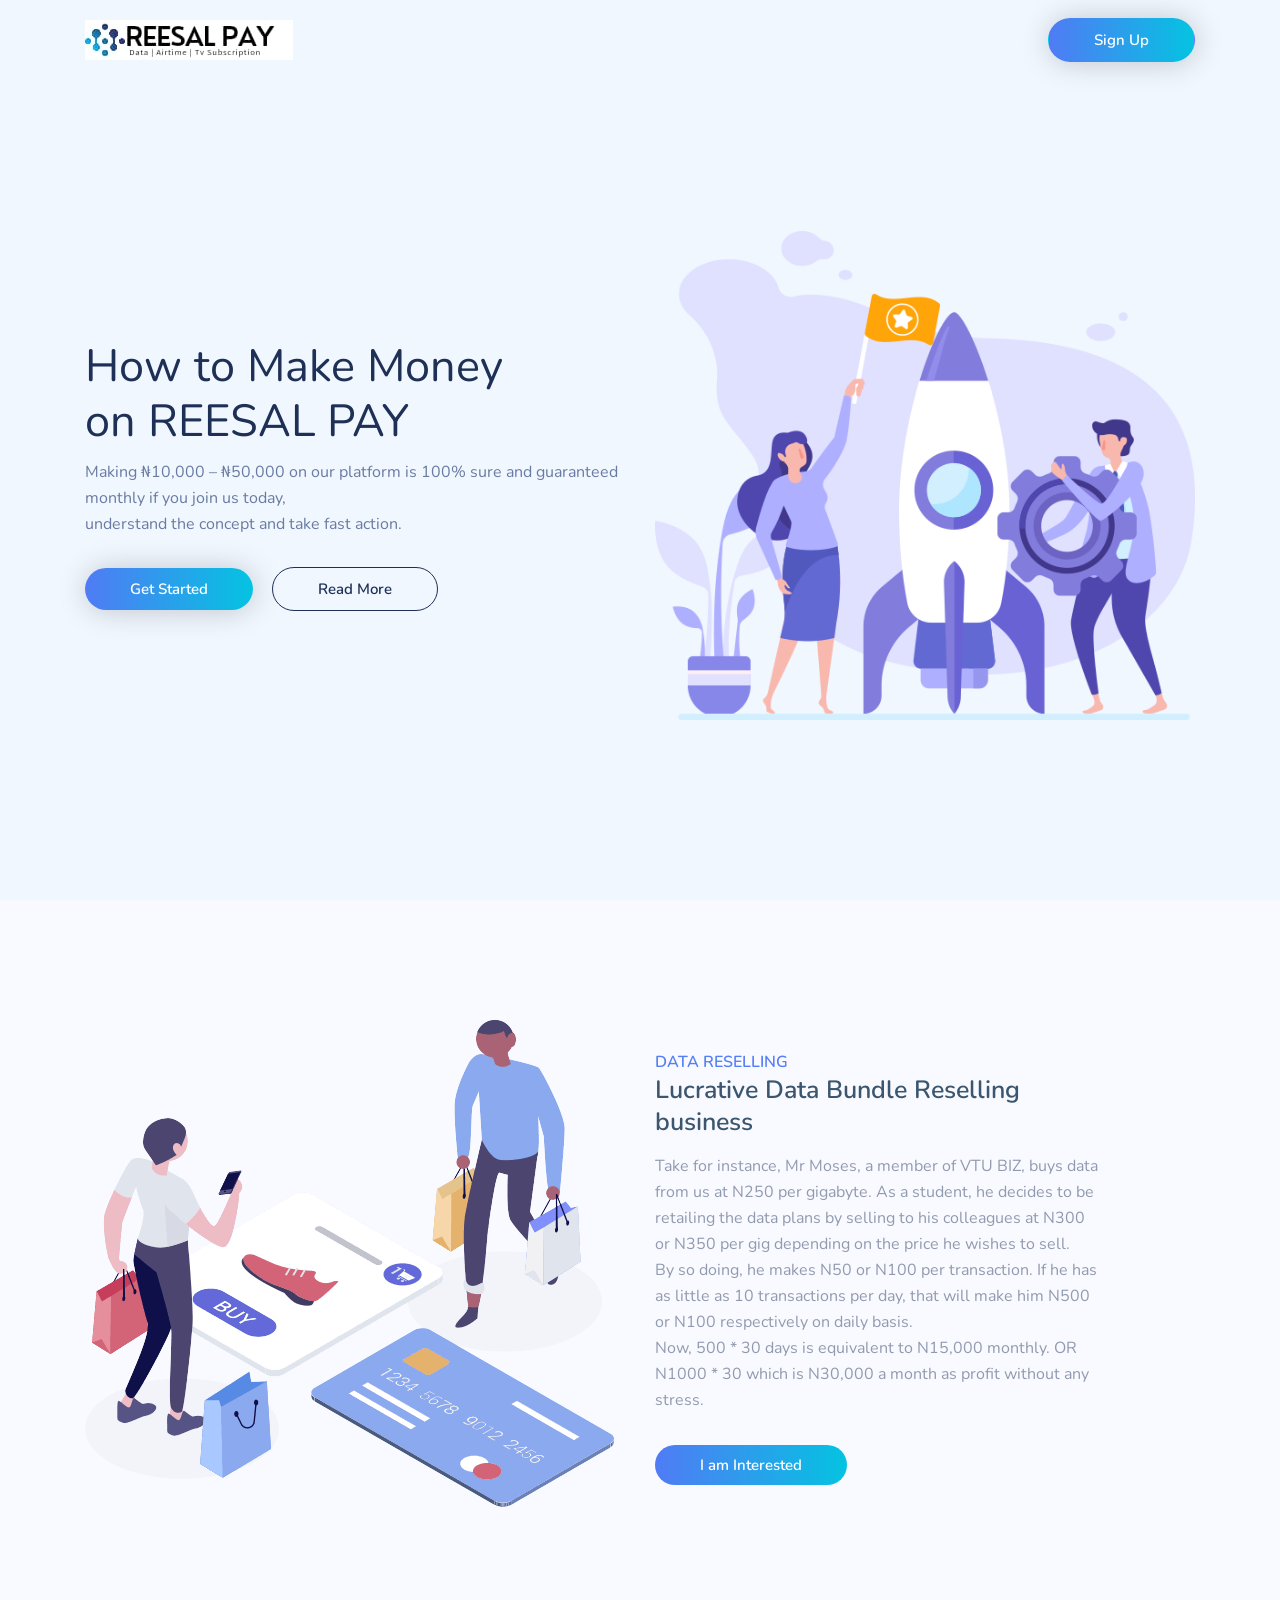
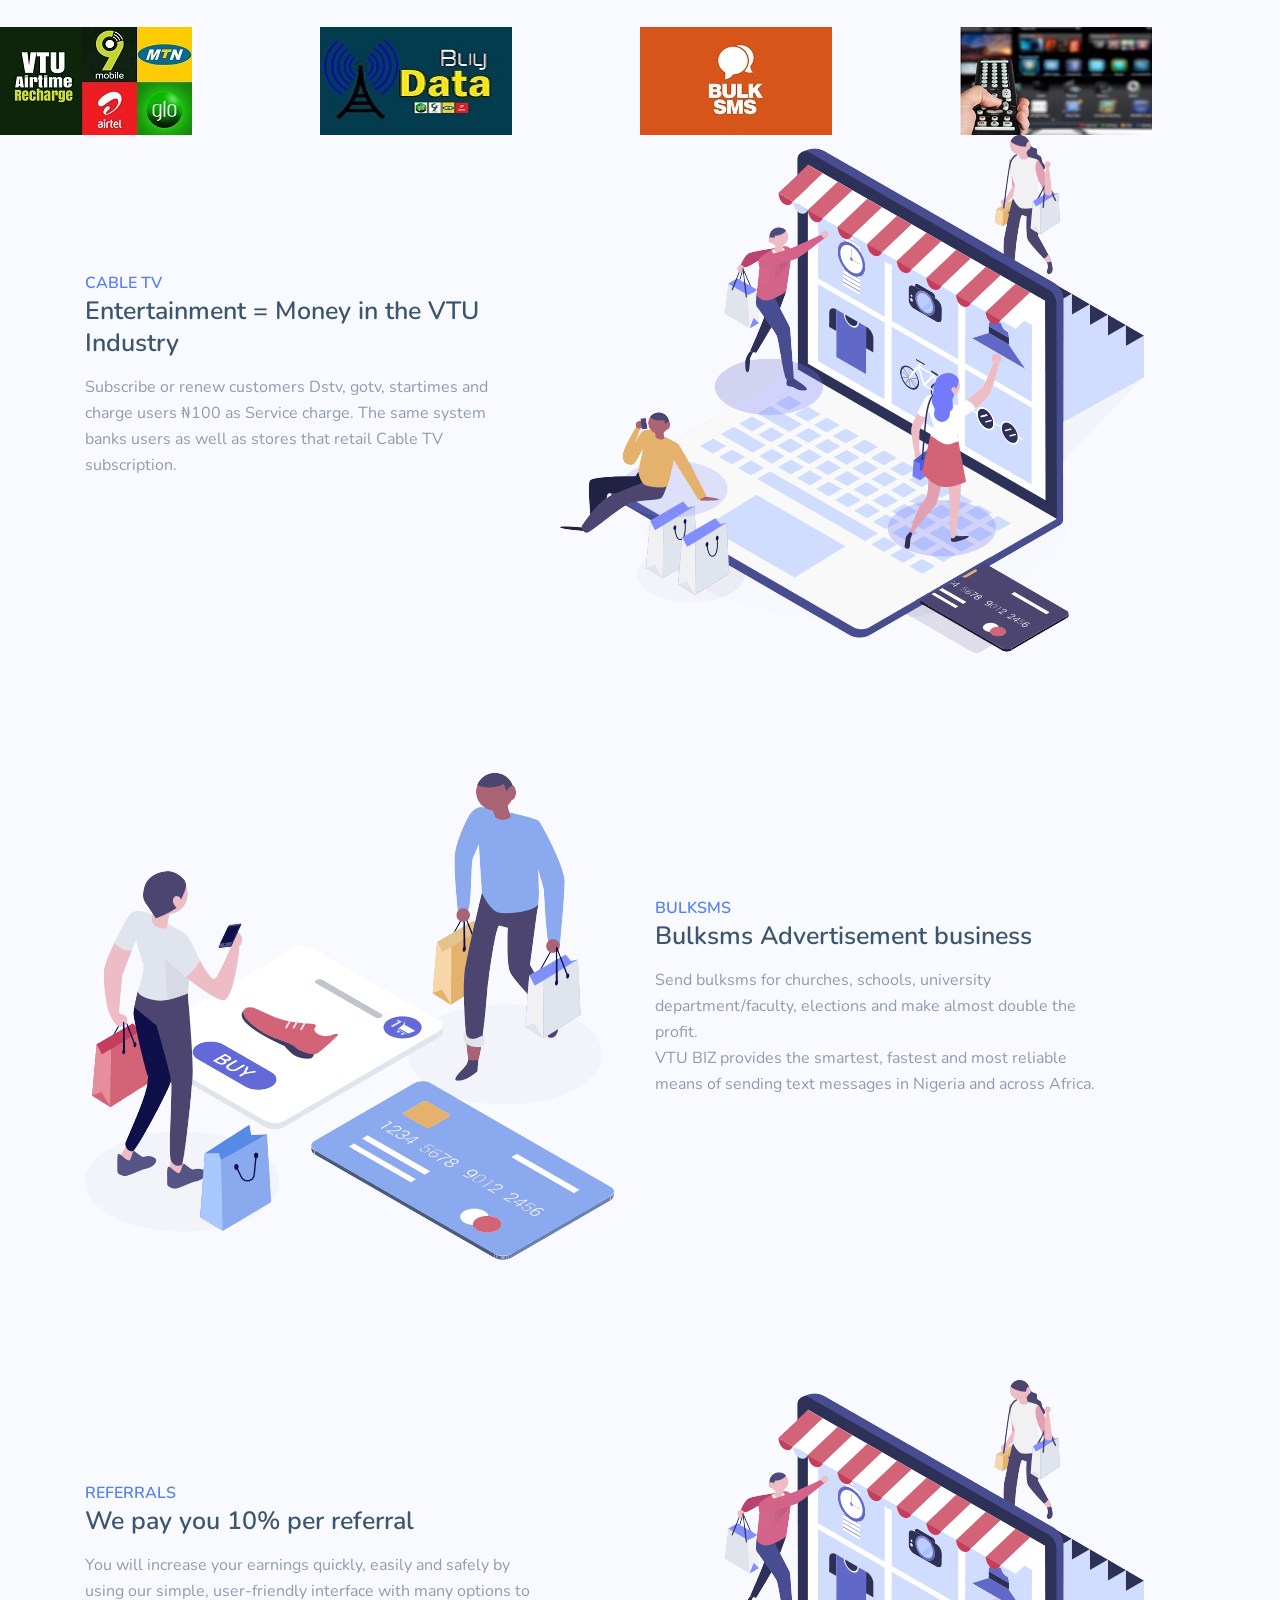
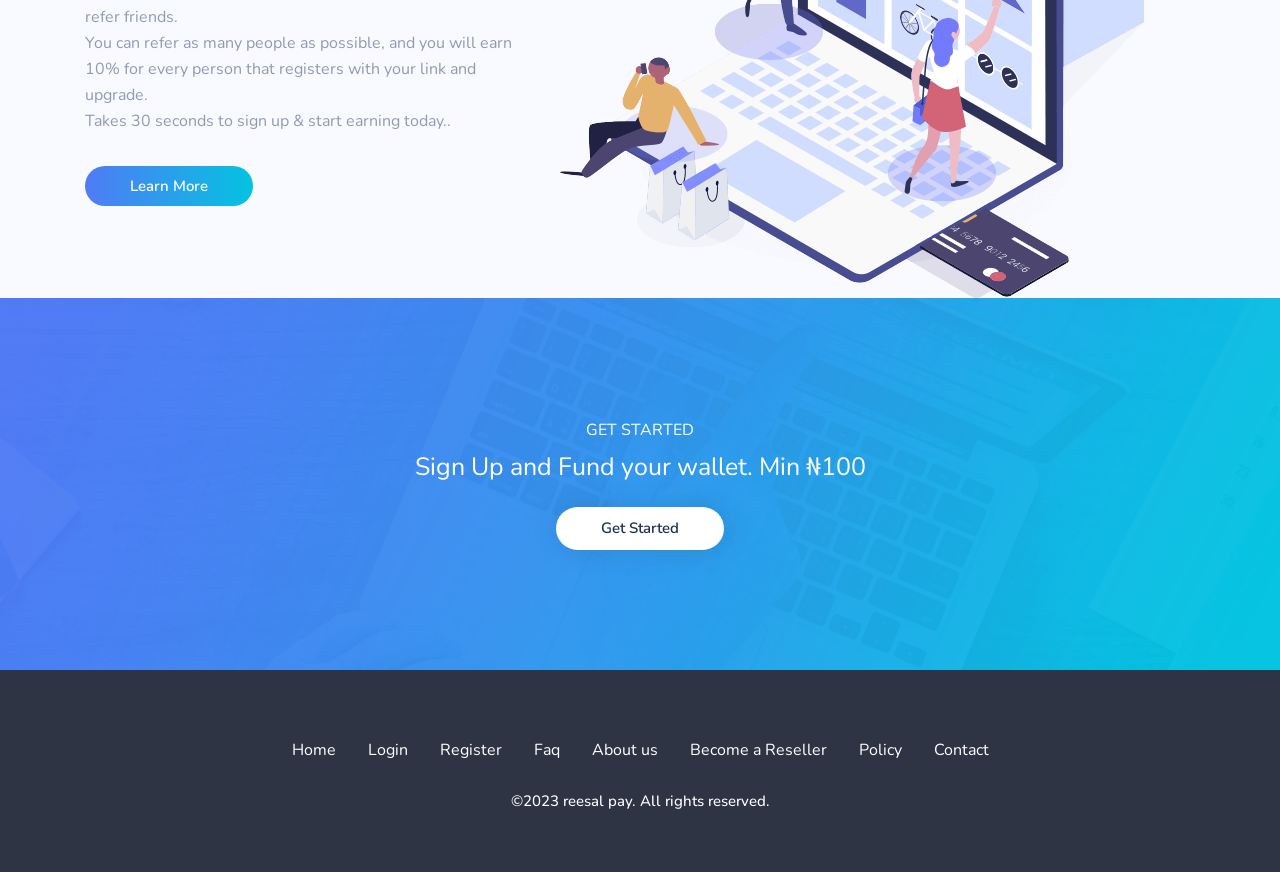
<file: make-money.html>
<!DOCTYPE html>
<html lang="en">
    

        <meta charset="UTF-8">
        <meta name="viewport" content="width=device-width, initial-scale=1.0">
        <meta http-equiv="X-UA-Compatible" content="ie=edge">
        <!-- Bootstrap 4.1.3 -->
        <link rel="stylesheet" href="pages/make-money/css/bootstrap.min.css">
        <!-- Animate Css -->
        <link rel="stylesheet" href="pages/make-money/css/plugins/animate.css">
        <!-- Google Font -->
        <link
            href="https://fonts.googleapis.com/css?family=Nunito:200,300,400,600,700,800,900"
            rel="stylesheet">
        <!-- Font Awesome -->
        <link
            href="https://vtuking.ng/stackpath.bootstrapcdn.com/font-awesome/4.7.0/css/login"
            rel="stylesheet">
        <!-- Slick Slider -->
        <link rel="stylesheet" href="pages/make-money/css/plugins/slick.css">
        <link rel="stylesheet" href="pages/make-money/css/plugins/slick-theme.css">          
        <!-- Magnific Popup -->
        <link rel="stylesheet" href="pages/make-money/css/plugins/magnific-popup.css">
        <!-- Main Style -->
        <link rel="stylesheet" href="pages/make-money/css/main.css">
        <title>Make Money with VTU and Data Bundle Reselling</title>
    </head>
    <body>
        <!-- Page Loading -->
        <div class="se-pre-con"></div>
        <!-- ======== Start Navbar ======== -->
        <nav class="navbar navbar-expand-lg navbar-light bg-light fixed-top">
            <div class="container">
                <a class="navbar-brand" href="index.html"><img src="assets/images/stanlogo.jpeg" alt="logo"></a>
                <button
                    class="navbar-toggler"
                    type="button"
                    data-toggle="collapse"
                    data-target="#navbarNavDropdown"
                    aria-controls="navbarNavDropdown"
                    aria-expanded="false"
                    aria-label="Toggle navigation">
                    <span class="navbar-toggler-icon"></span>
                </button>
                <div class="collapse navbar-collapse" id="navbarNavDropdown">
                    <ul class="navbar-nav ml-auto">
                        <!--<li class="nav-item">-->
                        <!--    <a class="nav-link" href="https://reesalpay.com.ng">Home</a>-->
                        <!--</li>-->
                        <!--<li class="nav-item">-->
                        <!--    <a class="nav-link" href="#features">Features</a>-->
                        <!--</li>-->
                        <!--<li class="nav-item">-->
                        <!--    <a class="nav-link" href="#benefits">Benefits</a>-->
                        <!--</li>-->
                        <!--<li class="nav-item">-->
                        <!--    <a class="nav-link" href="#team">Team</a>-->
                        <!--</li>-->
                        <!--<li class="nav-item">-->
                        <!--    <a class="nav-link" href="#price">Price</a>-->
                        <!--</li>-->
                        <!--<li class="nav-item">-->
                        <!--    <a class="nav-link" href="#contact">Contact</a>-->
                        <!--</li>-->

                    </ul>
                    <a href="#" class="btn-1">Sign Up</a>
                </div>
            </div>
        </nav>
        <!-- ======== End Navbar ======== -->

        <!-- ======== Start Slider ======== -->
        <section class="slider d-flex align-items-center" id="slider">
            <div class="container">
                <div class="content">
                    <div class="row d-flex align-items-center">
                        <div class="col-md-6">
                            <div class="left">
                                <h1>How to Make Money
                                    <br>on REESAL PAY</h1>
                                <p>Making ₦10,000 – ₦50,000 on our platform is 100% sure and guaranteed monthly if you join us today, <br>
                                    understand the concept and take fast action.
                                    
                                    </p>
                                <a href="#start" class="btn-1">Get Started</a>
                                <a href="#data" class="btn-2">Read More</a>
                            </div>
                        </div>
                        <!-- Right-->
                        <div class="col-md-6">
                            <div class="right">
                                <img src="pages/make-money/img/slider-img.png" alt="slider-img" class="img-fluid wow fadeInRight" data-wow-offset="1">
                            </div>
                        </div>
                    </div>
                </div>
            </div>
        </section>
        <!-- ======== End Slider ======== -->

        <!-- ======== Start Project ======== -->
        <section id="data" class="project">
            <div class="container">
                <div class="row d-flex align-items-center">
                    <!-- Left -->
                    <div class="col-md-6">
                        <img src="pages/make-money/img/project-img.png" alt="project" class="img-fluid">
                    </div>
                    <!-- Right -->
                    <div class="col-md-5">
                        <div class="right">
                            <span>DATA RESELLING</span>
                            <h2>Lucrative Data Bundle Reselling
                                <br>business</h2>
                            <p>Take for instance, Mr Moses, a member of VTU BIZ, buys data from us at N250 per gigabyte.

As a student, he decides to be retailing the data plans by selling to his colleagues at N300 or N350 per gig depending on the price he wishes to sell.


                                <br>
                                By so doing, he makes N50 or N100 per transaction. If he has as little as 10 transactions per day, that will make him N500 or N100 respectively on daily basis.
                                <br>
                                Now, 500 * 30 days is equivalent to N15,000 monthly. OR
N1000 * 30 which is N30,000 a month as profit without any stress.
                            </p>
                            <a href="reseller.html" class="btn-1">I am Interested</a>
                        </div>
                    </div>
                </div>
            </div>
        </section>
        <!-- ======== End Project ======== -->

         <!-- ======== Start Portfolio ======== -->
         <section class="portfolio">
            <div class="container-fluid">
                <div class="row">
                    <!-- Box-1 -->
                    <div class="col-lg-3 col-sm-6 p-0">
                        <div class="box m-0">
                            <div class="single-portfolio-item ">
                                <img src="pages/make-money/img/portfolio/1.png" alt="" class="img-fluid">
                                <div class="overlay text-center">
                                    <div class="content">
                                        <h3>Brex Logo</h3>
                                        <p>Brand</p>
                                        <a href="#" class="image-link">
                                            <i class="fa fa-long-arrow-right" aria-hidden="true"></i>
                                        </a>
                                    </div>
                                </div>
                            </div>
                        </div>
                    </div>
                    <!-- Box-2 -->
                    <div class="col-lg-3 col-sm-6 p-0">
                        <div class="box m-0">
                            <div class="single-portfolio-item ">
                                <img src="pages/make-money/img/portfolio/2.png" alt="" class="img-fluid">
                                <div class="overlay text-center">
                                    <div class="content">
                                        <h3>Brex Logo</h3>
                                        <p>Brand</p>
                                        <a href="pages/make-money/img/portfolio/2.png" class="image-link">
                                            <i class="fa fa-long-arrow-right" aria-hidden="true"></i>
                                        </a>
                                    </div>
                                </div>
                            </div>
                        </div>
                    </div>
                    <!-- Box-3 -->
                    <div class="col-lg-3 col-sm-6 p-0">
                        <div class="box m-0">
                            <div class="single-portfolio-item ">
                                <img src="pages/make-money/img/portfolio/3.png" alt="" class="img-fluid">
                                <div class="overlay text-center">
                                    <div class="content">
                                        <h3>Brex Logo</h3>
                                        <p>Brand</p>
                                        <a href="pages/make-money/img/portfolio/3.png" class="image-link">
                                            <i class="fa fa-long-arrow-right" aria-hidden="true"></i>
                                        </a>
                                    </div>
                                </div>
                            </div>
                        </div>
                    </div>
                    <!-- Box-4 -->
                    <div class="col-lg-3 col-sm-6 p-0">
                        <div class="box p-0">
                            <div class="single-portfolio-item ">
                                <img src="pages/make-money/img/portfolio/4.png" alt="" class="img-fluid">
                                <div class="overlay text-center">
                                    <div class="content">
                                        <h3>Brex Logo</h3>
                                        <p>Brand</p>
                                        <a href="pages/make-money/img/portfolio/4.png" class="image-link">
                                            <i class="fa fa-long-arrow-right" aria-hidden="true"></i>
                                        </a>
                                    </div>
                                </div>
                            </div>
                        </div>
                    </div>
                </div>
            </div>
        </section> 
        <!-- ======== End Portfolio ======== --> 
        <!-- ======== Start Project-2 ======== -->
        <section class="project-2">
            <div class="container">
                <div class="row d-flex align-items-center">
                    <!-- Left -->
                    <div class="col-md-5">
                        <div class="left">
                            <span>CABLE TV</span>
                            <h2>Entertainment = Money in the VTU Industry</h2>
                            <p>Subscribe or renew customers Dstv, gotv, startimes and charge users ₦100 as Service charge. The same system banks users as well as stores that retail Cable TV subscription. 
                                <br>
                        </div>
                    </div>
                    <!-- Right -->
                    <div class="col-md-7">
                        <img src="pages/make-money/img/project-2-img.png" alt="project" class="img-fluid">
                    </div>
                </div>
            </div>
        </section>
        <!-- ======== End Project-2 ======== -->
                <!-- ======== Start Project-3 ======== -->
        <section class="project">
            <div class="container">
                <div class="row d-flex align-items-center">
                    <!-- Left -->
                    <div class="col-md-6">
                        <img src="pages/make-money/img/project-img.png" alt="project" class="img-fluid">
                    </div>
                    <!-- Right -->
                    <div class="col-md-5">
                        <div class="right">
                            <span>BULKSMS</span>
                            <h2>Bulksms Advertisement business</h2>
                            <p>Send bulksms for churches, schools, university department/faculty, elections and make almost double the profit. 
                                <br>
                                VTU BIZ provides the smartest, fastest and most reliable means of sending text messages in Nigeria and across Africa.</p>
                           <!--  <a href="#0" class="btn-1">Get Started</a> -->
                        </div>
                    </div>
                </div>
            </div>
        </section>
        <!-- ======== End Project-3 ======== -->
         <!-- ======== Start Project-4 ======== -->
        <section class="project-2">
            <div class="container">
                <div class="row d-flex align-items-center">
                    <!-- Left -->
                    <div class="col-md-5">
                        <div class="left">
                            <span>REFERRALS</span>
                            <h2>We pay you 10% per referral</h2>
                            <p>You will increase your earnings quickly, easily and safely by using our simple, user-friendly interface with many options to refer friends.
                                <br>You can refer as many people as possible, and you will earn 10% for every person that registers with your link and upgrade.<br>
                               Takes 30 seconds to sign up & start earning today..</p>
                            <a href="reseller.html" class="btn-1">Learn More</a>
                        </div>
                    </div>
                    <!-- Right -->
                    <div class="col-md-7">
                        <img src="pages/make-money/img/project-2-img.png" alt="project" class="img-fluid">
                    </div>
                </div>
            </div>
        </section>
        <!-- ======== End Project-4 ======== -->

        <!-- ======== Start Get Started ======== -->
        <section id="start" class="get-started">
            <div class="container text-center">
                <span>get started</span>
                <h3>Sign Up and Fund your wallet. Min ₦100</h3>
                <a href="# " class="btn-1">Get Started</a>

            </div>
        </section>
        <!-- ======== End Get Started ======== -->

        <!-- ======== Start Clients ======== -->
       <!--  <section class="clients">
            <div class="container">
                <div class="slick-slider-clients">
                    <div class="item"><img src="img/clients/1.png" alt="" class="img-fluid"></div>
                    <div class="item"><img src="img/clients/2.png" alt="" class="img-fluid"></div>
                    <div class="item"><img src="img/clients/3.png" alt="" class="img-fluid"></div>
                    <div class="item"><img src="img/clients/4.png" alt="" class="img-fluid"></div>
                    <div class="item"><img src="img/clients/5.png" alt="" class="img-fluid"></div>
                    <div class="item"><img src="img/clients/1.png" alt="" class="img-fluid"></div>
                    <div class="item"><img src="img/clients/2.png" alt="" class="img-fluid"></div>
                    <div class="item"><img src="img/clients/3.png" alt="" class="img-fluid"></div>
                    <div class="item"><img src="img/clients/4.png" alt="" class="img-fluid"></div>
                    <div class="item"><img src="img/clients/5.png" alt="" class="img-fluid"></div>
                </div>
            </div>
        </section> -->
        <!-- ======== End Clients ======== -->

        <!-- ======== Start Contact Us ======== -->
<!--  -->
        <!-- ======== End Contact Us ======== -->

        <!-- ======== Start Footer ======== -->
        <footer class="footer">
            <div class="container">
    <div class="container">
        <div class="footer-copyright">
            <ul class="nav justify-content-center">
                 <li class="nav-item"> <a class="nav-link active" href="index.html" style="color: #fff;">Home</a> </li>
				 <li class="nav-item"> <a class="nav-link active" href="#" style="color: #fff;">Login</a> </li>
				 <li class="nav-item"> <a class="nav-link active" href="#" style="color: #fff;">Register</a> </li>
                <li class="nav-item"> <a class="nav-link" href="faq.html" style="color: #fff;">Faq</a> </li>
                <li class="nav-item"> <a class="nav-link" href="about.html" style="color: #fff;">About us</a> </li>
				<li class="nav-item"> <a class="nav-link" href="reseller.html" style="color: #fff;">Become a Reseller</a> </li>
				<li class="nav-item"> <a class="nav-link" href="policy.html" style="color: #fff;">Policy</a> </li>
                <li class="nav-item"> <a class="nav-link" href="contact-us.html" style="color: #fff;">Contact</a> </li>
            </ul>
                <center><p>©2023  reesal pay. All rights reserved.</p></center>
            </div>
        </footer>
        <!-- ======== End Footer ======== -->

        <!-- ======== Java Script ======== -->
        <script src="pages/make-money/js/plugins/jquery-3.3.1.min.js"></script>
        <!-- Bootstrap 4.1.3 -->
        <script src="pages/make-money/js/plugins/popper.min.js"></script>
        <script src="pages/make-money/js/bootstrap.min.js"></script>
        <!-- Slick Slider -->
        <script src="pages/make-money/js/plugins/slick.min.js"></script>
        <!-- Couner Up-->
        <script src="pages/make-money/js/plugins/jquery.waypoints.min.js"></script>
        <script src="pages/make-money/js/plugins/jquery.counterup.min.js"></script>
        <!-- Wow JS -->
        <script src="pages/make-money/js/plugins/wow.min.js"></script>
        <!-- Magnific Popup-->
        <script src="pages/make-money/js/plugins/magnific-popup.min.js"></script>
        <!-- Main Js-->
        <script src="pages/make-money/js/main.js"></script>
    </body>

<!-- Mirrored from jaxa.netlify.com/home-1/ by HTTrack Website Copier/3.x [XR&CO'2014], Sun, 29 Dec 2019 10:00:46 GMT -->


</html>
</file>
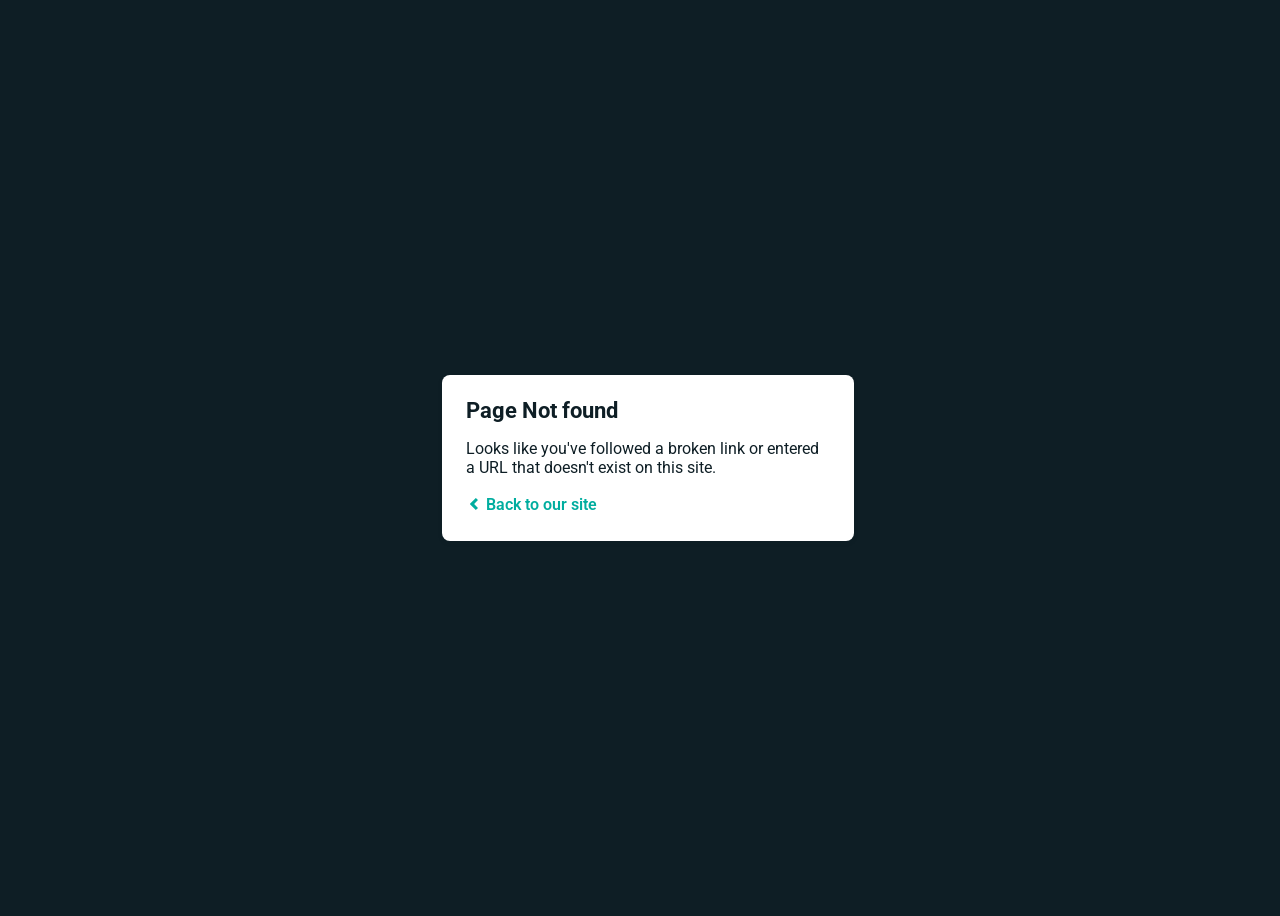
<file: home/css/plugins/ajax-loader.html>
<!DOCTYPE html>
<html>
  
<!-- Mirrored from vtuking.ng/home/css/plugins/ajax-loader.html by HTTrack Website Copier/3.x [XR&CO'2014], Wed, 24 Jun 2020 17:34:40 GMT -->
<head>
    <meta charset="utf-8">

    <title>Page Not found</title>
    <link href='https://fonts.googleapis.com/css?family=Roboto:400,700&amp;subset=latin,latin-ext' rel='stylesheet' type='text/css'>
    <style>
    body {
      font-family: -apple-system, BlinkMacSystemFont, "Segoe UI", Roboto, Helvetica, Arial, sans-serif, "Apple Color Emoji", "Segoe UI Emoji", "Segoe UI Symbol";
      background: rgb(14, 30, 37);
      color: white;
      overflow: hidden;
    }

    h1 {
      margin: 0;
      font-size: 22px;
      line-height: 24px;
    }

    .main {
      position: relative;
      display: flex;
      flex-direction: column;
      align-items: center;
      justify-content: center;
      height: 100vh;
      width: 100vw;
    }

    .card {
      position: relative;
      display: flex;
      flex-direction: column;
      width: 75%;
      max-width: 364px;
      padding: 24px;
      background: white;
      color: rgb(14, 30, 37);
      border-radius: 8px;
      box-shadow: 0 2px 4px 0 rgba(14, 30, 37, .16);
    }

    a {
      margin: 0;
      text-decoration: none;
      font-weight: 600;
      line-height: 24px;
      color: #00ad9f;
    }

    a svg {
      position: relative;
      top: 2px;
    }

    a:hover,
    a:focus {
      text-decoration: underline;
      color: #007A70;
    }

    a:hover svg path{
      fill: #007A70;
    }

    p:last-of-type {
      margin: 0;
    }

    </style>
  </head>
  <body>
    <div class="main">
      <div class="card">
        <div class="header">
          <h1>Page Not found</h1>
        </div>
        <div class="body">
          <p>Looks like you've followed a broken link or entered a URL that doesn't exist on this site.</p>
          <p>
            <a id="back-link" href="../../../index.html">
              <svg xmlns="http://www.w3.org/2000/svg" width="16" height="16" viewBox="0 0 16 16">
                <path fill="#00ad9f" d="M11.9998836,4.09370803 L8.55809517,7.43294953 C8.23531459,7.74611298 8.23531459,8.25388736 8.55809517,8.56693769 L12,11.9062921 L9.84187871,14 L4.24208544,8.56693751 C3.91930485,8.25388719 3.91930485,7.74611281 4.24208544,7.43294936 L9.84199531,2 L11.9998836,4.09370803 Z"/>
              </svg>
              Back to our site
             </a>
          </p>
        </div>
      </div>
    </div>
    <script>
      (function() {
        if (document.referrer && document.location.host && document.referrer.match(new RegExp("^https?://" + document.location.host))) {
          document.getElementById("back-link").setAttribute("href", document.referrer);
        }
      })();
    </script>
  </body>

<!-- Mirrored from vtuking.ng/home/css/plugins/ajax-loader.html by HTTrack Website Copier/3.x [XR&CO'2014], Wed, 24 Jun 2020 17:34:40 GMT -->
</html>
</file>
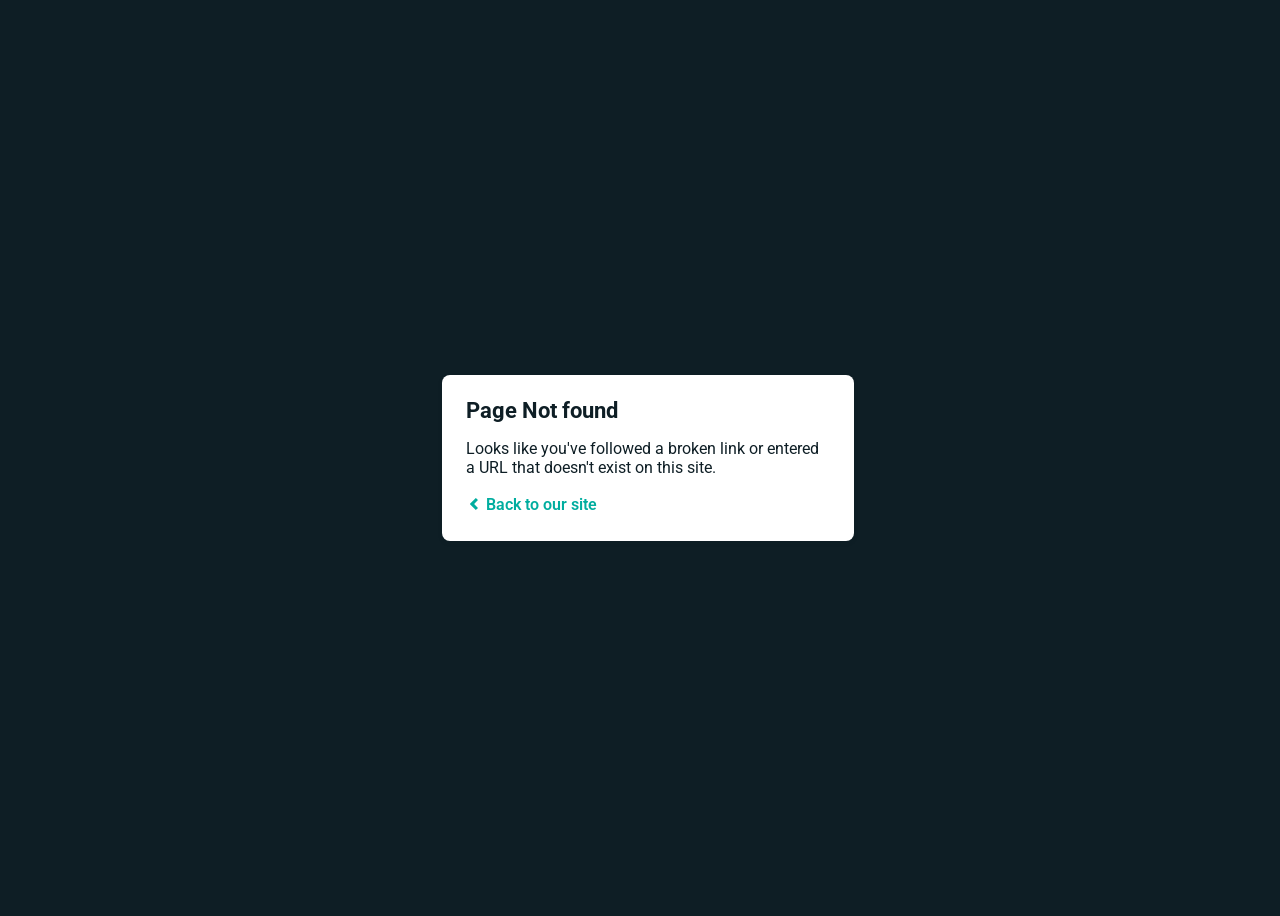
<file: home/css/plugins/fonts/slick-2.html>
<!DOCTYPE html>
<html>
  
<!-- Mirrored from vtuking.ng/home/css/plugins/fonts/slick-2.html by HTTrack Website Copier/3.x [XR&CO'2014], Wed, 24 Jun 2020 17:34:40 GMT -->
<head>
    <meta charset="utf-8">

    <title>Page Not found</title>
    <link href='https://fonts.googleapis.com/css?family=Roboto:400,700&amp;subset=latin,latin-ext' rel='stylesheet' type='text/css'>
    <style>
    body {
      font-family: -apple-system, BlinkMacSystemFont, "Segoe UI", Roboto, Helvetica, Arial, sans-serif, "Apple Color Emoji", "Segoe UI Emoji", "Segoe UI Symbol";
      background: rgb(14, 30, 37);
      color: white;
      overflow: hidden;
    }

    h1 {
      margin: 0;
      font-size: 22px;
      line-height: 24px;
    }

    .main {
      position: relative;
      display: flex;
      flex-direction: column;
      align-items: center;
      justify-content: center;
      height: 100vh;
      width: 100vw;
    }

    .card {
      position: relative;
      display: flex;
      flex-direction: column;
      width: 75%;
      max-width: 364px;
      padding: 24px;
      background: white;
      color: rgb(14, 30, 37);
      border-radius: 8px;
      box-shadow: 0 2px 4px 0 rgba(14, 30, 37, .16);
    }

    a {
      margin: 0;
      text-decoration: none;
      font-weight: 600;
      line-height: 24px;
      color: #00ad9f;
    }

    a svg {
      position: relative;
      top: 2px;
    }

    a:hover,
    a:focus {
      text-decoration: underline;
      color: #007A70;
    }

    a:hover svg path{
      fill: #007A70;
    }

    p:last-of-type {
      margin: 0;
    }

    </style>
  </head>
  <body>
    <div class="main">
      <div class="card">
        <div class="header">
          <h1>Page Not found</h1>
        </div>
        <div class="body">
          <p>Looks like you've followed a broken link or entered a URL that doesn't exist on this site.</p>
          <p>
            <a id="back-link" href="../../../../index.html">
              <svg xmlns="http://www.w3.org/2000/svg" width="16" height="16" viewBox="0 0 16 16">
                <path fill="#00ad9f" d="M11.9998836,4.09370803 L8.55809517,7.43294953 C8.23531459,7.74611298 8.23531459,8.25388736 8.55809517,8.56693769 L12,11.9062921 L9.84187871,14 L4.24208544,8.56693751 C3.91930485,8.25388719 3.91930485,7.74611281 4.24208544,7.43294936 L9.84199531,2 L11.9998836,4.09370803 Z"/>
              </svg>
              Back to our site
             </a>
          </p>
        </div>
      </div>
    </div>
    <script>
      (function() {
        if (document.referrer && document.location.host && document.referrer.match(new RegExp("^https?://" + document.location.host))) {
          document.getElementById("back-link").setAttribute("href", document.referrer);
        }
      })();
    </script>
  </body>

<!-- Mirrored from vtuking.ng/home/css/plugins/fonts/slick-2.html by HTTrack Website Copier/3.x [XR&CO'2014], Wed, 24 Jun 2020 17:34:40 GMT -->
</html>
</file>
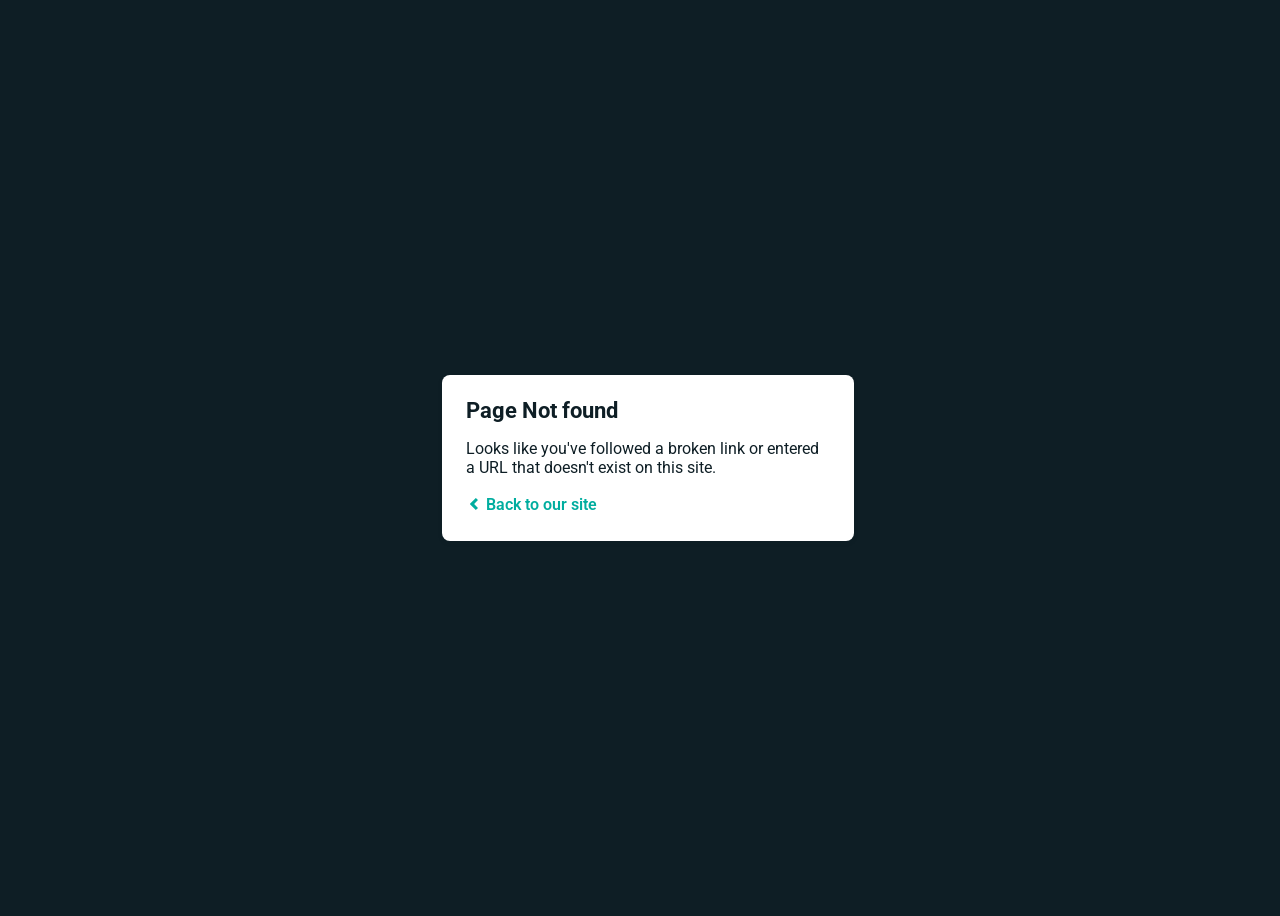
<file: home/css/plugins/fonts/slick-3.html>
<!DOCTYPE html>
<html>
  
<!-- Mirrored from vtuking.ng/home/css/plugins/fonts/slick-3.html by HTTrack Website Copier/3.x [XR&CO'2014], Wed, 24 Jun 2020 17:34:40 GMT -->
<head>
    <meta charset="utf-8">

    <title>Page Not found</title>
    <link href='https://fonts.googleapis.com/css?family=Roboto:400,700&amp;subset=latin,latin-ext' rel='stylesheet' type='text/css'>
    <style>
    body {
      font-family: -apple-system, BlinkMacSystemFont, "Segoe UI", Roboto, Helvetica, Arial, sans-serif, "Apple Color Emoji", "Segoe UI Emoji", "Segoe UI Symbol";
      background: rgb(14, 30, 37);
      color: white;
      overflow: hidden;
    }

    h1 {
      margin: 0;
      font-size: 22px;
      line-height: 24px;
    }

    .main {
      position: relative;
      display: flex;
      flex-direction: column;
      align-items: center;
      justify-content: center;
      height: 100vh;
      width: 100vw;
    }

    .card {
      position: relative;
      display: flex;
      flex-direction: column;
      width: 75%;
      max-width: 364px;
      padding: 24px;
      background: white;
      color: rgb(14, 30, 37);
      border-radius: 8px;
      box-shadow: 0 2px 4px 0 rgba(14, 30, 37, .16);
    }

    a {
      margin: 0;
      text-decoration: none;
      font-weight: 600;
      line-height: 24px;
      color: #00ad9f;
    }

    a svg {
      position: relative;
      top: 2px;
    }

    a:hover,
    a:focus {
      text-decoration: underline;
      color: #007A70;
    }

    a:hover svg path{
      fill: #007A70;
    }

    p:last-of-type {
      margin: 0;
    }

    </style>
  </head>
  <body>
    <div class="main">
      <div class="card">
        <div class="header">
          <h1>Page Not found</h1>
        </div>
        <div class="body">
          <p>Looks like you've followed a broken link or entered a URL that doesn't exist on this site.</p>
          <p>
            <a id="back-link" href="../../../../index.html">
              <svg xmlns="http://www.w3.org/2000/svg" width="16" height="16" viewBox="0 0 16 16">
                <path fill="#00ad9f" d="M11.9998836,4.09370803 L8.55809517,7.43294953 C8.23531459,7.74611298 8.23531459,8.25388736 8.55809517,8.56693769 L12,11.9062921 L9.84187871,14 L4.24208544,8.56693751 C3.91930485,8.25388719 3.91930485,7.74611281 4.24208544,7.43294936 L9.84199531,2 L11.9998836,4.09370803 Z"/>
              </svg>
              Back to our site
             </a>
          </p>
        </div>
      </div>
    </div>
    <script>
      (function() {
        if (document.referrer && document.location.host && document.referrer.match(new RegExp("^https?://" + document.location.host))) {
          document.getElementById("back-link").setAttribute("href", document.referrer);
        }
      })();
    </script>
  </body>

<!-- Mirrored from vtuking.ng/home/css/plugins/fonts/slick-3.html by HTTrack Website Copier/3.x [XR&CO'2014], Wed, 24 Jun 2020 17:34:40 GMT -->
</html>
</file>
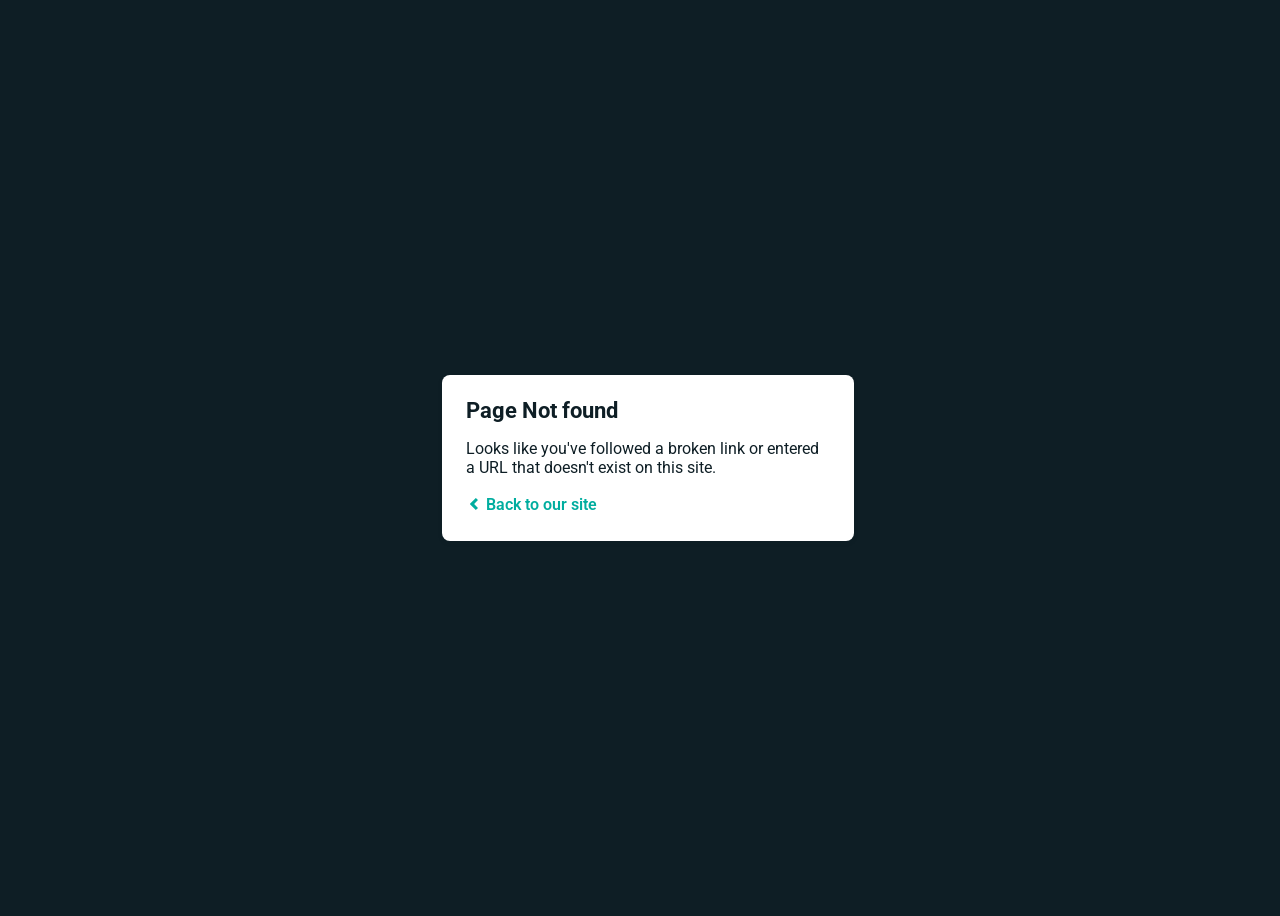
<file: home/css/plugins/fonts/slick-4.html>
<!DOCTYPE html>
<html>
  
<!-- Mirrored from vtuking.ng/home/css/plugins/fonts/slick-4.html by HTTrack Website Copier/3.x [XR&CO'2014], Wed, 24 Jun 2020 17:34:40 GMT -->
<head>
    <meta charset="utf-8">

    <title>Page Not found</title>
    <link href='https://fonts.googleapis.com/css?family=Roboto:400,700&amp;subset=latin,latin-ext' rel='stylesheet' type='text/css'>
    <style>
    body {
      font-family: -apple-system, BlinkMacSystemFont, "Segoe UI", Roboto, Helvetica, Arial, sans-serif, "Apple Color Emoji", "Segoe UI Emoji", "Segoe UI Symbol";
      background: rgb(14, 30, 37);
      color: white;
      overflow: hidden;
    }

    h1 {
      margin: 0;
      font-size: 22px;
      line-height: 24px;
    }

    .main {
      position: relative;
      display: flex;
      flex-direction: column;
      align-items: center;
      justify-content: center;
      height: 100vh;
      width: 100vw;
    }

    .card {
      position: relative;
      display: flex;
      flex-direction: column;
      width: 75%;
      max-width: 364px;
      padding: 24px;
      background: white;
      color: rgb(14, 30, 37);
      border-radius: 8px;
      box-shadow: 0 2px 4px 0 rgba(14, 30, 37, .16);
    }

    a {
      margin: 0;
      text-decoration: none;
      font-weight: 600;
      line-height: 24px;
      color: #00ad9f;
    }

    a svg {
      position: relative;
      top: 2px;
    }

    a:hover,
    a:focus {
      text-decoration: underline;
      color: #007A70;
    }

    a:hover svg path{
      fill: #007A70;
    }

    p:last-of-type {
      margin: 0;
    }

    </style>
  </head>
  <body>
    <div class="main">
      <div class="card">
        <div class="header">
          <h1>Page Not found</h1>
        </div>
        <div class="body">
          <p>Looks like you've followed a broken link or entered a URL that doesn't exist on this site.</p>
          <p>
            <a id="back-link" href="../../../../index.html">
              <svg xmlns="http://www.w3.org/2000/svg" width="16" height="16" viewBox="0 0 16 16">
                <path fill="#00ad9f" d="M11.9998836,4.09370803 L8.55809517,7.43294953 C8.23531459,7.74611298 8.23531459,8.25388736 8.55809517,8.56693769 L12,11.9062921 L9.84187871,14 L4.24208544,8.56693751 C3.91930485,8.25388719 3.91930485,7.74611281 4.24208544,7.43294936 L9.84199531,2 L11.9998836,4.09370803 Z"/>
              </svg>
              Back to our site
             </a>
          </p>
        </div>
      </div>
    </div>
    <script>
      (function() {
        if (document.referrer && document.location.host && document.referrer.match(new RegExp("^https?://" + document.location.host))) {
          document.getElementById("back-link").setAttribute("href", document.referrer);
        }
      })();
    </script>
  </body>

<!-- Mirrored from vtuking.ng/home/css/plugins/fonts/slick-4.html by HTTrack Website Copier/3.x [XR&CO'2014], Wed, 24 Jun 2020 17:34:40 GMT -->
</html>
</file>
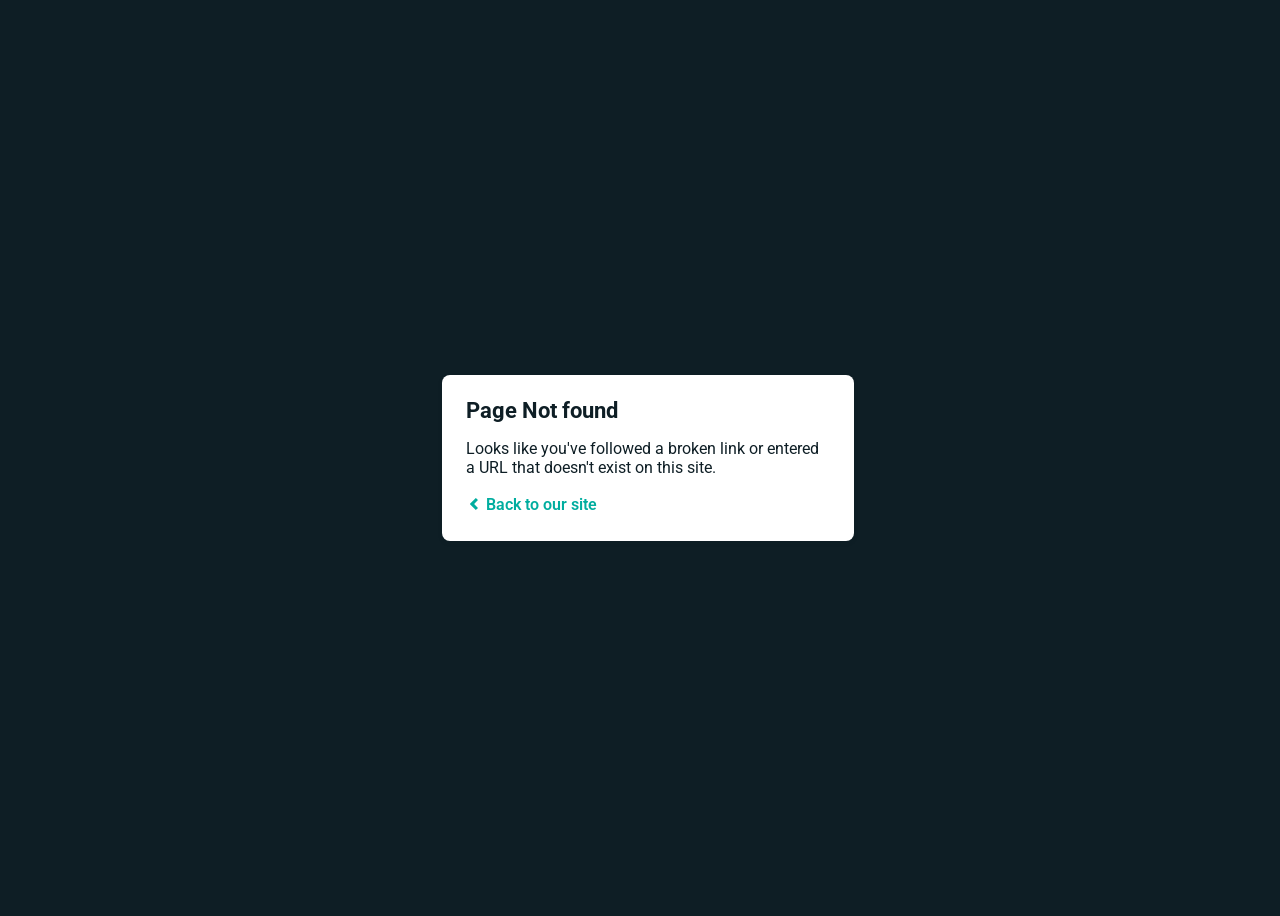
<file: home/css/plugins/fonts/slick.html>
<!DOCTYPE html>
<html>
  
<!-- Mirrored from vtuking.ng/home/css/plugins/fonts/slick.html by HTTrack Website Copier/3.x [XR&CO'2014], Wed, 24 Jun 2020 17:34:40 GMT -->
<head>
    <meta charset="utf-8">

    <title>Page Not found</title>
    <link href='https://fonts.googleapis.com/css?family=Roboto:400,700&amp;subset=latin,latin-ext' rel='stylesheet' type='text/css'>
    <style>
    body {
      font-family: -apple-system, BlinkMacSystemFont, "Segoe UI", Roboto, Helvetica, Arial, sans-serif, "Apple Color Emoji", "Segoe UI Emoji", "Segoe UI Symbol";
      background: rgb(14, 30, 37);
      color: white;
      overflow: hidden;
    }

    h1 {
      margin: 0;
      font-size: 22px;
      line-height: 24px;
    }

    .main {
      position: relative;
      display: flex;
      flex-direction: column;
      align-items: center;
      justify-content: center;
      height: 100vh;
      width: 100vw;
    }

    .card {
      position: relative;
      display: flex;
      flex-direction: column;
      width: 75%;
      max-width: 364px;
      padding: 24px;
      background: white;
      color: rgb(14, 30, 37);
      border-radius: 8px;
      box-shadow: 0 2px 4px 0 rgba(14, 30, 37, .16);
    }

    a {
      margin: 0;
      text-decoration: none;
      font-weight: 600;
      line-height: 24px;
      color: #00ad9f;
    }

    a svg {
      position: relative;
      top: 2px;
    }

    a:hover,
    a:focus {
      text-decoration: underline;
      color: #007A70;
    }

    a:hover svg path{
      fill: #007A70;
    }

    p:last-of-type {
      margin: 0;
    }

    </style>
  </head>
  <body>
    <div class="main">
      <div class="card">
        <div class="header">
          <h1>Page Not found</h1>
        </div>
        <div class="body">
          <p>Looks like you've followed a broken link or entered a URL that doesn't exist on this site.</p>
          <p>
            <a id="back-link" href="../../../../index.html">
              <svg xmlns="http://www.w3.org/2000/svg" width="16" height="16" viewBox="0 0 16 16">
                <path fill="#00ad9f" d="M11.9998836,4.09370803 L8.55809517,7.43294953 C8.23531459,7.74611298 8.23531459,8.25388736 8.55809517,8.56693769 L12,11.9062921 L9.84187871,14 L4.24208544,8.56693751 C3.91930485,8.25388719 3.91930485,7.74611281 4.24208544,7.43294936 L9.84199531,2 L11.9998836,4.09370803 Z"/>
              </svg>
              Back to our site
             </a>
          </p>
        </div>
      </div>
    </div>
    <script>
      (function() {
        if (document.referrer && document.location.host && document.referrer.match(new RegExp("^https?://" + document.location.host))) {
          document.getElementById("back-link").setAttribute("href", document.referrer);
        }
      })();
    </script>
  </body>

<!-- Mirrored from vtuking.ng/home/css/plugins/fonts/slick.html by HTTrack Website Copier/3.x [XR&CO'2014], Wed, 24 Jun 2020 17:34:40 GMT -->
</html>
</file>
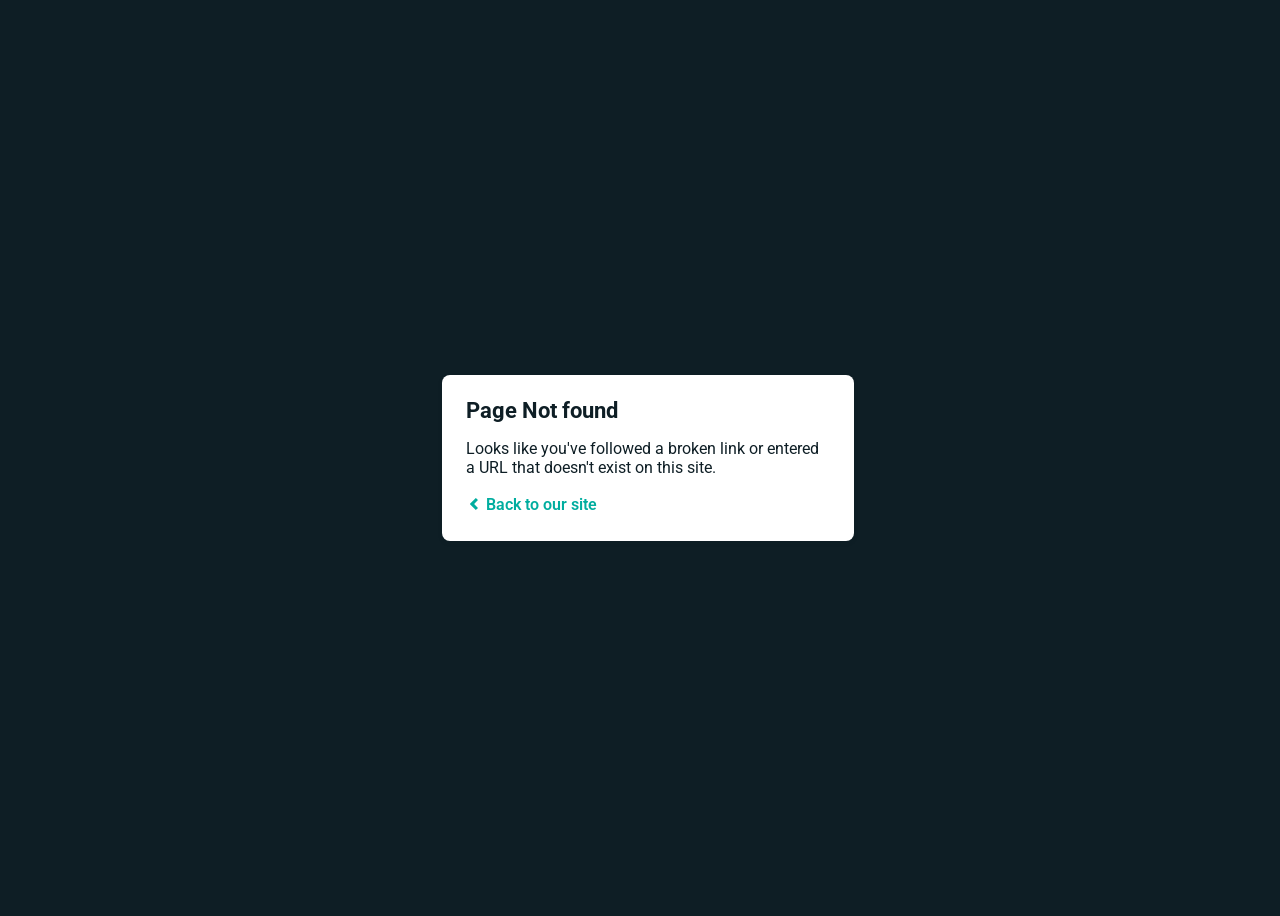
<file: home/css/plugins/fonts/slickd41dd41d.html>
<!DOCTYPE html>
<html>
  
<!-- Mirrored from vtuking.ng/home/css/plugins/fonts/slickd41d.html? by HTTrack Website Copier/3.x [XR&CO'2014], Wed, 24 Jun 2020 17:34:40 GMT -->
<head>
    <meta charset="utf-8">

    <title>Page Not found</title>
    <link href='https://fonts.googleapis.com/css?family=Roboto:400,700&amp;subset=latin,latin-ext' rel='stylesheet' type='text/css'>
    <style>
    body {
      font-family: -apple-system, BlinkMacSystemFont, "Segoe UI", Roboto, Helvetica, Arial, sans-serif, "Apple Color Emoji", "Segoe UI Emoji", "Segoe UI Symbol";
      background: rgb(14, 30, 37);
      color: white;
      overflow: hidden;
    }

    h1 {
      margin: 0;
      font-size: 22px;
      line-height: 24px;
    }

    .main {
      position: relative;
      display: flex;
      flex-direction: column;
      align-items: center;
      justify-content: center;
      height: 100vh;
      width: 100vw;
    }

    .card {
      position: relative;
      display: flex;
      flex-direction: column;
      width: 75%;
      max-width: 364px;
      padding: 24px;
      background: white;
      color: rgb(14, 30, 37);
      border-radius: 8px;
      box-shadow: 0 2px 4px 0 rgba(14, 30, 37, .16);
    }

    a {
      margin: 0;
      text-decoration: none;
      font-weight: 600;
      line-height: 24px;
      color: #00ad9f;
    }

    a svg {
      position: relative;
      top: 2px;
    }

    a:hover,
    a:focus {
      text-decoration: underline;
      color: #007A70;
    }

    a:hover svg path{
      fill: #007A70;
    }

    p:last-of-type {
      margin: 0;
    }

    </style>
  </head>
  <body>
    <div class="main">
      <div class="card">
        <div class="header">
          <h1>Page Not found</h1>
        </div>
        <div class="body">
          <p>Looks like you've followed a broken link or entered a URL that doesn't exist on this site.</p>
          <p>
            <a id="back-link" href="../../../../index.html">
              <svg xmlns="http://www.w3.org/2000/svg" width="16" height="16" viewBox="0 0 16 16">
                <path fill="#00ad9f" d="M11.9998836,4.09370803 L8.55809517,7.43294953 C8.23531459,7.74611298 8.23531459,8.25388736 8.55809517,8.56693769 L12,11.9062921 L9.84187871,14 L4.24208544,8.56693751 C3.91930485,8.25388719 3.91930485,7.74611281 4.24208544,7.43294936 L9.84199531,2 L11.9998836,4.09370803 Z"/>
              </svg>
              Back to our site
             </a>
          </p>
        </div>
      </div>
    </div>
    <script>
      (function() {
        if (document.referrer && document.location.host && document.referrer.match(new RegExp("^https?://" + document.location.host))) {
          document.getElementById("back-link").setAttribute("href", document.referrer);
        }
      })();
    </script>
  </body>

<!-- Mirrored from vtuking.ng/home/css/plugins/fonts/slickd41d.html? by HTTrack Website Copier/3.x [XR&CO'2014], Wed, 24 Jun 2020 17:34:40 GMT -->
</html>
</file>
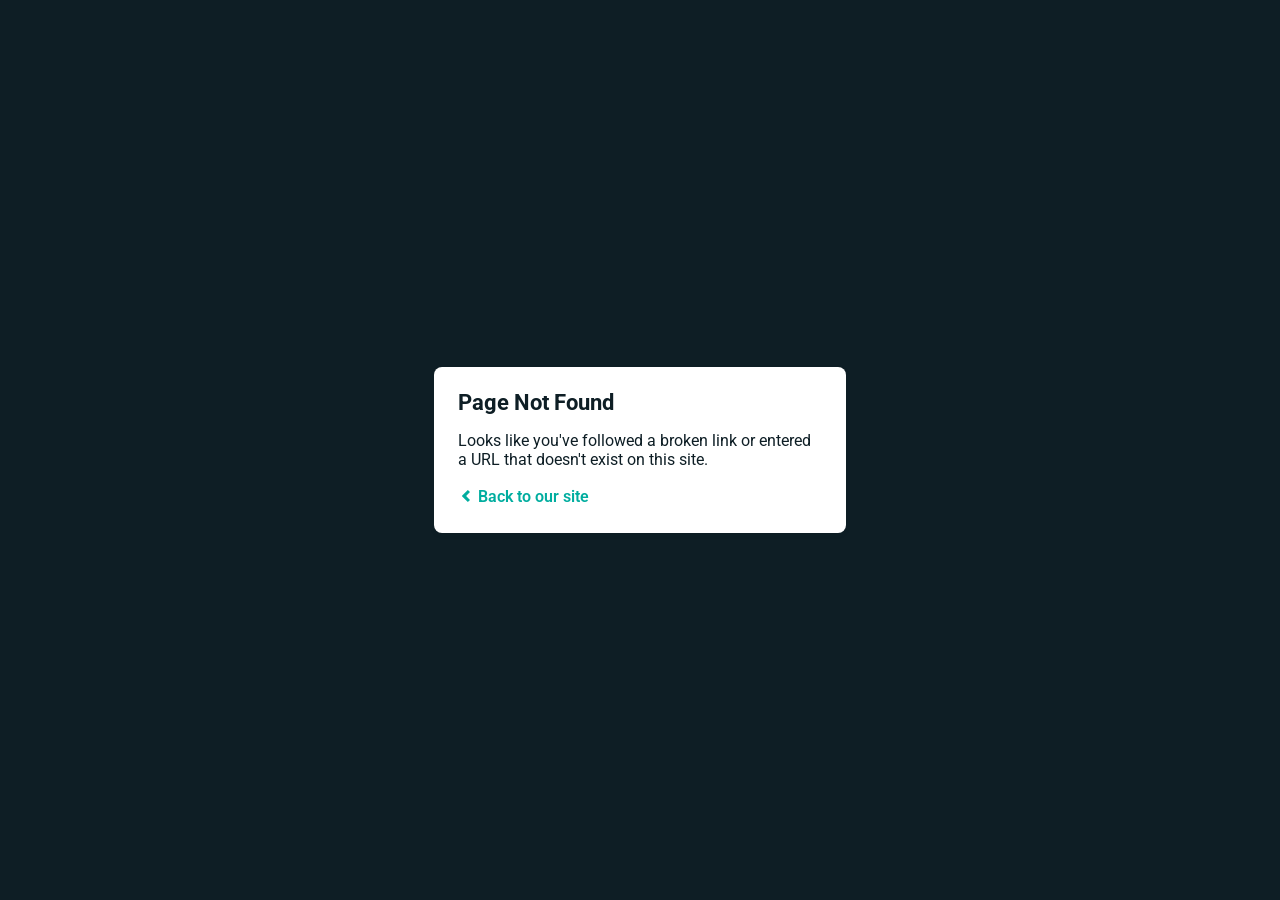
<file: pages/make-money/css/plugins/ajax-loader.html>
<!DOCTYPE html>
<html>
  
<!-- Mirrored from vtuking.ng/pages/make-money/css/plugins/ajax-loader.html by HTTrack Website Copier/3.x [XR&CO'2014], Wed, 24 Jun 2020 17:36:04 GMT -->
<head>
    <meta charset="utf-8">
    <meta name="viewport" content="width=device-width, initial-scale=1.0, maximum-scale=1.0, user-scalable=no">

    <title>Page Not Found</title>
    <link href='https://fonts.googleapis.com/css?family=Roboto:400,700&amp;subset=latin,latin-ext' rel='stylesheet' type='text/css'>
    <style>
    body {
      font-family: -apple-system, BlinkMacSystemFont, "Segoe UI", Roboto, Helvetica, Arial, sans-serif, "Apple Color Emoji", "Segoe UI Emoji", "Segoe UI Symbol";
      background: rgb(14, 30, 37);
      color: white;
      overflow: hidden;
      margin: 0;
      padding: 0;
    }

    h1 {
      margin: 0;
      font-size: 22px;
      line-height: 24px;
    }

    .main {
      position: relative;
      display: flex;
      flex-direction: column;
      align-items: center;
      justify-content: center;
      height: 100vh;
      width: 100vw;
    }

    .card {
      position: relative;
      display: flex;
      flex-direction: column;
      width: 75%;
      max-width: 364px;
      padding: 24px;
      background: white;
      color: rgb(14, 30, 37);
      border-radius: 8px;
      box-shadow: 0 2px 4px 0 rgba(14, 30, 37, .16);
    }

    a {
      margin: 0;
      text-decoration: none;
      font-weight: 600;
      line-height: 24px;
      color: #00ad9f;
    }

    a svg {
      position: relative;
      top: 2px;
    }

    a:hover,
    a:focus {
      text-decoration: underline;
      color: #007A70;
    }

    a:hover svg path{
      fill: #007A70;
    }

    p:last-of-type {
      margin: 0;
    }

    </style>
  </head>
  <body>
    <div class="main">
      <div class="card">
        <div class="header">
          <h1>Page Not Found</h1>
        </div>
        <div class="body">
          <p>Looks like you've followed a broken link or entered a URL that doesn't exist on this site.</p>
          <p>
            <a id="back-link" href="../../../../index.html">
              <svg xmlns="http://www.w3.org/2000/svg" width="16" height="16" viewBox="0 0 16 16">
                <path fill="#00ad9f" d="M11.9998836,4.09370803 L8.55809517,7.43294953 C8.23531459,7.74611298 8.23531459,8.25388736 8.55809517,8.56693769 L12,11.9062921 L9.84187871,14 L4.24208544,8.56693751 C3.91930485,8.25388719 3.91930485,7.74611281 4.24208544,7.43294936 L9.84199531,2 L11.9998836,4.09370803 Z"/>
              </svg>
              Back to our site
             </a>
          </p>
        </div>
      </div>
    </div>
    <script>
      (function() {
        if (document.referrer && document.location.host && document.referrer.match(new RegExp("^https?://" + document.location.host))) {
          document.getElementById("back-link").setAttribute("href", document.referrer);
        }
      })();
    </script>
  </body>

<!-- Mirrored from vtuking.ng/pages/make-money/css/plugins/ajax-loader.html by HTTrack Website Copier/3.x [XR&CO'2014], Wed, 24 Jun 2020 17:36:04 GMT -->
</html>
</file>
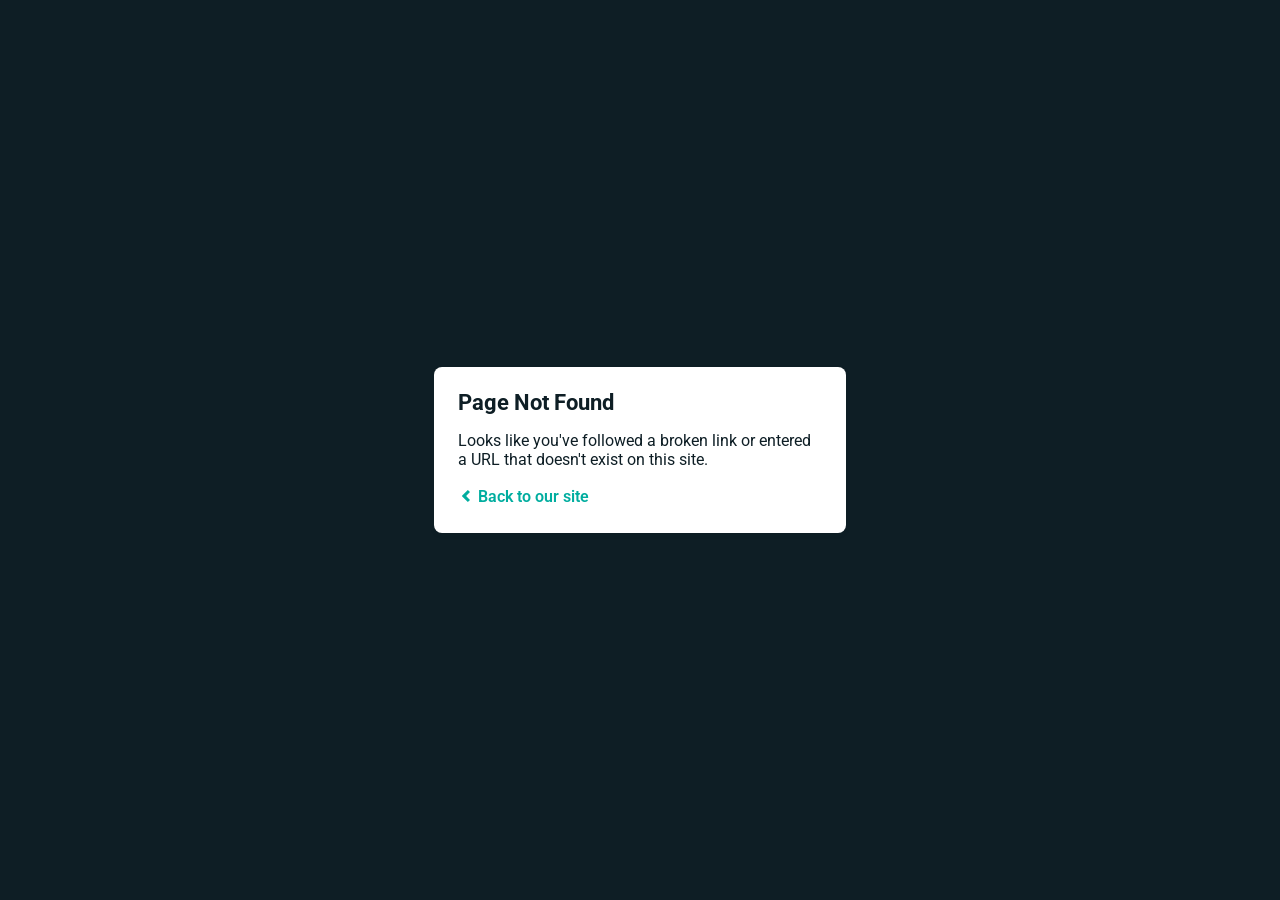
<file: pages/make-money/css/plugins/fonts/slick-2.html>
<!DOCTYPE html>
<html>
  
<!-- Mirrored from vtuking.ng/pages/make-money/css/plugins/fonts/slick-2.html by HTTrack Website Copier/3.x [XR&CO'2014], Wed, 24 Jun 2020 17:36:04 GMT -->
<head>
    <meta charset="utf-8">
    <meta name="viewport" content="width=device-width, initial-scale=1.0, maximum-scale=1.0, user-scalable=no">

    <title>Page Not Found</title>
    <link href='https://fonts.googleapis.com/css?family=Roboto:400,700&amp;subset=latin,latin-ext' rel='stylesheet' type='text/css'>
    <style>
    body {
      font-family: -apple-system, BlinkMacSystemFont, "Segoe UI", Roboto, Helvetica, Arial, sans-serif, "Apple Color Emoji", "Segoe UI Emoji", "Segoe UI Symbol";
      background: rgb(14, 30, 37);
      color: white;
      overflow: hidden;
      margin: 0;
      padding: 0;
    }

    h1 {
      margin: 0;
      font-size: 22px;
      line-height: 24px;
    }

    .main {
      position: relative;
      display: flex;
      flex-direction: column;
      align-items: center;
      justify-content: center;
      height: 100vh;
      width: 100vw;
    }

    .card {
      position: relative;
      display: flex;
      flex-direction: column;
      width: 75%;
      max-width: 364px;
      padding: 24px;
      background: white;
      color: rgb(14, 30, 37);
      border-radius: 8px;
      box-shadow: 0 2px 4px 0 rgba(14, 30, 37, .16);
    }

    a {
      margin: 0;
      text-decoration: none;
      font-weight: 600;
      line-height: 24px;
      color: #00ad9f;
    }

    a svg {
      position: relative;
      top: 2px;
    }

    a:hover,
    a:focus {
      text-decoration: underline;
      color: #007A70;
    }

    a:hover svg path{
      fill: #007A70;
    }

    p:last-of-type {
      margin: 0;
    }

    </style>
  </head>
  <body>
    <div class="main">
      <div class="card">
        <div class="header">
          <h1>Page Not Found</h1>
        </div>
        <div class="body">
          <p>Looks like you've followed a broken link or entered a URL that doesn't exist on this site.</p>
          <p>
            <a id="back-link" href="../../../../../index.html">
              <svg xmlns="http://www.w3.org/2000/svg" width="16" height="16" viewBox="0 0 16 16">
                <path fill="#00ad9f" d="M11.9998836,4.09370803 L8.55809517,7.43294953 C8.23531459,7.74611298 8.23531459,8.25388736 8.55809517,8.56693769 L12,11.9062921 L9.84187871,14 L4.24208544,8.56693751 C3.91930485,8.25388719 3.91930485,7.74611281 4.24208544,7.43294936 L9.84199531,2 L11.9998836,4.09370803 Z"/>
              </svg>
              Back to our site
             </a>
          </p>
        </div>
      </div>
    </div>
    <script>
      (function() {
        if (document.referrer && document.location.host && document.referrer.match(new RegExp("^https?://" + document.location.host))) {
          document.getElementById("back-link").setAttribute("href", document.referrer);
        }
      })();
    </script>
  </body>

<!-- Mirrored from vtuking.ng/pages/make-money/css/plugins/fonts/slick-2.html by HTTrack Website Copier/3.x [XR&CO'2014], Wed, 24 Jun 2020 17:36:04 GMT -->
</html>
</file>
<file: pages/make-money/css/main.css>
/* ----------------------------------

Name: main.css
Version: 1.0

-------------------------------------

Table of contents
        
    01. Navbar
    02. Slider
    03. Features
    04. Some Facts
    05. Project
    06. Video
    07. Portfolio
    08. Benifits
    09. Team
    10. Get Started
    11. Testimonials
    12. Project-2
    13. Our Price
    14. Clients
    15. Contact Us
    16. Footer
    17. Page Loading
    18. Media Query
*/

body {
    font-family: 'Nunito', sans-serif;
    background: #f9faff;
}

/*--------------------------------------------------
[1. Start Navbar]
--------------------------------------------------*/
.navbar {
    padding: 15px 0;
    background: #f1f7ff !important;
}
.navbar .nav-item {
    padding: 0;
    margin: 0;
}
.navbar .nav-item .nav-link {
    padding: 0;
    margin: 0 0 0 45px;
    font-size: 15px;
    color: #575265;
    font-weight: 600;
    transition: all 0.4s ease-in-out;
}
.navbar .nav-item .nav-link:hover {
    color: #507bf5;
}
.navbar .btn-1 {
    background: linear-gradient(to right, #507bf5 0%,#04c3e1 100%);
    box-shadow: 1px 1px 30px 0 rgba(0,0,0,0.2);
    border: 1px solid rgba(0,0,0,0);
    text-decoration: none;
    color: #ffffff;
    border-radius: 65px;
    padding: 10px 45px;
    font-size: 15px;
    font-weight: 600;
    margin-left: 45px;
    transition: all 0.2s ease-in;
}
.navbar .btn-1:hover {
    background: transparent;
    border: 1px solid #507bf5;
    box-shadow: 1px 1px 30px 0 rgba(0,0,0,0);
    color: #575265;

}

/*--------------------------------------------------
[2. Start Slider]
--------------------------------------------------*/
.slider {
    background: #f1f7ff;
    height: 100vh;
}
.slider .content {
    margin-top: 50px;
}
.slider .content .left h1 {
    font-size: 45px;
    font-weight: 400;
    color: #1e3056;
    line-height: 55px;
    margin: 0;
    padding: 0;
}
.slider .content .left p {
    font-size: 16px;
    font-weight: 400;
    color: #697ba2;
    line-height: 26px;
    padding: 0;
    margin: 10px 0 30px;
}
.slider .content .left .btn-1 {
    background: linear-gradient(to right, #507bf5 0%,#04c3e1 100%);
    box-shadow: 1px 1px 30px 0 rgba(0,0,0,0.2);
    text-decoration: none;
    color: #ffffff;
    border-radius: 65px;
    padding: 10px 45px;
    font-size: 15px;
    font-weight: 600;
    display: inline-block;
}
.slider .content .left .btn-2 {
    background: transparent;
    border: 1px solid #1e3056;
    text-decoration: none;
    color: #1e3056;
    border-radius: 65px;
    padding: 10px 45px;
    margin-left: 15px;
    font-size: 15px;
    font-weight: 600;
    display: inline-block;
}

/*--------------------------------------------------
[3. Start Features]
--------------------------------------------------*/
.features {
    background: url("../img/bg/feature-bg.png") top center no-repeat;
    background-size: cover;
    padding: 120px 0;
}
.features .heading {
    font-size: 30px;
    color: #3b566e;
    font-weight: 700;
    margin-bottom: 15px;
    padding: 0;
}
.features .line {
    background: linear-gradient(to right, #507bf5 0%,#04c3e1 100%);
    height: 2px;
    width: 50px;
    margin-bottom: 50px;
    display: inline-block;
}
.features .box {
    background: #ffffff;
    box-shadow: 1px 1px 25px 0 rgba(0,0,0,0.05);
    border-radius: 15px;
    padding: 60px 30px;
    transition: all .4s ease-in-out;
}
.features .box:hover {
    transform: translateY(-15px);
    box-shadow: 1px 1px 25px 0 rgba(0,0,0,0.09);
}
.features .box h3 {
    font-size: 20px;
    color: #3b566e;
    font-weight: 600;
    margin: 25px 0 15px;
    padding: 0;
}
.features .box p {
    font-size: 15px;
    font-weight: 400;
    color: #919aaf;
    line-height: 26px;
    margin: 0;
    padding: 0;
}

/*--------------------------------------------------
[4. Start Some Facts]
--------------------------------------------------*/
.some-facts {
    background: url("../img/bg/some-facts.png") center center no-repeat;
    background-size: cover;
    padding: 120px 0;
}
.some-facts .items h3 {
    color: #ffffff;
    font-size: 30px;
    font-weight: 800;
    padding: 0;
    margin: 20px 0 2px;
}
.some-facts .items h4 {
    font-size: 17px;
    font-weight: 500;
    color: #ffffff;
    padding: 0;
    margin: 0;
}

/*--------------------------------------------------
[5. Start Project]
--------------------------------------------------*/
.project {
    padding: 120px 0;
}
.project .right span {
    font-size: 16px;
    color: #557ff5;
    font-weight: 600;
}
.project .right h2 {
    font-size: 25px;
    color: #3b566e;
    font-weight: 600;
    line-height: 32px;
}
.project .right p {
    font-size: 16px;
    font-weight: 400;
    color: #919aaf;
    line-height: 26px;
    margin: 0;
    padding: 0;
    margin-top: 15px;
    margin-bottom: 40px;
}
.project .right .btn-1 {
    background: linear-gradient(to right, #507bf5 0%,#04c3e1 100%);
    text-decoration: none;
    color: #ffffff;
    border-radius: 65px;
    padding: 10px 45px;
    font-size: 15px;
    font-weight: 600;
}

/*--------------------------------------------------
[6. Start Video]
--------------------------------------------------*/
.video {
    background: url("../img/bg/video-bg.png") center center no-repeat;
    background-size: cover;
    padding: 120px 0;
}
.video-icon .icon {
    background: #ffffff;
    color: #507bf5;
    display: inline;
    font-size: 20px;
    padding: 22px 28px;
    border-radius: 200px;
    position: relative;
}

/* Pulse Animation */
.pulse {
    animation: pulse 1s infinite;
    animation-duration: 2s;
}

/* Keyframes */
@keyframes pulse {
    0% {
        -moz-box-shadow: 0 0 0 0 rgba(255, 255, 255, 0.3);
        box-shadow: 0 0 0 0 rgba(255, 255, 255, 0.5);
    }
    70% {
        -moz-box-shadow: 0 0 0 50px rgba(255, 255, 255, 0);
        box-shadow: 0 0 0 50px rgba(255, 255, 255, 0);
    }
    100% {
        -moz-box-shadow: 0 0 0 0 rgba(255, 255, 255, 0);
        box-shadow: 0 0 0 0 rgba(255, 255, 255, 0);
    }
}

/*--------------------------------------------------
[7. Start Portfolio]
--------------------------------------------------*/
.portfolio .single-portfolio-item {
    position: relative;
    padding: 0;
}

.portfolio .single-portfolio-item .overlay {
    position: absolute;
    top: 0;
    bottom: 0;
    width: 100%;
    height: 100%;
    background: #ffffff;
    color: #333333;
    opacity: 0;
    transition: all 0.7s ease-in-out;
}

.portfolio .single-portfolio-item .overlay .content {
    font-size: 20px;
    position: absolute;
    text-decoration: none;
    top: 50%;
    left: 50%;
    transform: translate(-50%,-50%);
    color: #ffffff;
    transition: all 0.2s ease-in;

}

.portfolio .single-portfolio-item .overlay .content h3 {
    font-size: 18px;
    font-weight: 500;
    color: #444444;
    padding: 0;
    margin: 0;
}

.portfolio .single-portfolio-item .overlay .content p {
    font-size: 14px;
    font-weight: 400;
    color: #507bf5;
    margin: 0;
    padding: 0;
    margin-top: 5px;
}

.portfolio .single-portfolio-item .overlay .content a {
    color: #555555;
    text-decoration: none;
    font-size: 20px;
    padding: 0;
    margin: 0;
}

.portfolio .single-portfolio-item:hover .overlay {
    opacity: 0.95;
}

/*--------------------------------------------------
[8. Start Benefits]
--------------------------------------------------*/
.benefits {
    padding: 120px 0;
    background: #f1f7ff;
}
.benefits .heading {
    font-size: 30px;
    color: #3b566e;
    font-weight: 700;
    margin-bottom: 15px;
    padding: 0;
}
.benefits .line {
    background: linear-gradient(to right, #507bf5 0%,#04c3e1 100%);
    height: 2px;
    width: 50px;
    margin-bottom: 50px;
    display: inline-block;
}
.benefits .box {
    padding: 0 30px;
}
.benefits .box h3 {
    font-size: 20px;
    color: #3b566e;
    font-weight: 600;
    margin: 20px 0 10px;
    padding: 0;
}
.benefits .box p {
    font-size: 15px;
    font-weight: 400;
    color: #919aaf;
    line-height: 26px;
    margin: 0;
    padding: 0;
}
.benefits .mb-30 {
    margin-bottom: 40px;
}

/*--------------------------------------------------
[9. Start Team]
--------------------------------------------------*/
.our-team {
    padding: 120px 0;
}
.our-team .heading {
    font-size: 30px;
    color: #3b566e;
    font-weight: 700;
    margin-bottom: 15px;
    padding: 0;
}
.our-team .line {
    background: linear-gradient(to right, #507bf5 0%,#04c3e1 100%);
    height: 2px;
    width: 50px;
    margin-bottom: 50px;
    display: inline-block;
}
.our-team .box {
    box-shadow: 1px 1px 25px 0 rgba(0,0,0,0.05);
    background: #ffffff;
    border-radius: 5px;
}
.our-team .box .image {
    position: relative;
}
.our-team .box .image img {
    width: 100%;
}
.our-team .box .image .social-icon {
    position: absolute;
    top: 50%;
    left: 50%;
    transform: translate(-50%,-50%);
    background: linear-gradient(to right, #507bf5 0%,#04c3e1 100%);
    box-shadow: 1px 1px 30px 0 rgba(0,0,0,0.2);
    padding: 13px 20px 10px;
    border-radius: 35px;
    margin-top: 100px;
    opacity: 0;
    transition: all 0.4s ease-in-out;
}
.our-team .box .image .social-icon i {
    font-size: 20px;
    text-transform: none;
    color: #ffffff;
    padding: 0 10px;
}
.our-team .box:hover .social-icon {
    opacity: 1;
    margin-top: 0;
}
.our-team .info {
    padding: 30px 0;
}
.our-team .info h3 {
    padding: 0;
    margin: 0;
    font-size: 20px;
    font-weight: 600;
    color: #3b566e;
}
.our-team .info span {
    font-size: 14px;
    font-weight: 400;
    color: #8c9399;
}

/*--------------------------------------------------
[10. Start Get Started]
--------------------------------------------------*/
.get-started {
    background: url("../img/bg/get-started.png") center center no-repeat;
    background-size: cover;
    padding: 120px 0;
    color: #ffffff;
}
.get-started span {
    font-size: 16px;
    font-weight: 400;
    text-transform: uppercase;
}
.get-started h3 {
    font-size: 25px;
    font-weight: 400;
    margin: 10px 0 0;
}
.get-started .btn-1 {
    background: #ffffff;
    box-shadow: 1px 1px 30px 0 rgba(0,0,0,0.1);
    text-decoration: none;
    color: #1e3056;
    border-radius: 65px;
    padding: 10px 45px;
    font-size: 15px;
    font-weight: 600;
    margin-top: 25px;
    display: inline-block;
}

/*--------------------------------------------------
[11. Start Testimonials]
--------------------------------------------------*/
.testimonials {
    padding: 120px 0;
}
.testimonials .heading {
    font-size: 30px;
    color: #3b566e;
    font-weight: 700;
    margin-bottom: 15px;
    padding: 0;
}
.testimonials .line {
    background: linear-gradient(to right, #507bf5 0%,#04c3e1 100%);
    height: 2px;
    width: 50px;
    margin-bottom: 50px;
    display: inline-block;
}
.testimonials .box {
    background: #ffffff;
    border-radius: 8px;
    background: linear-gradient(to left, rgba(4,195,225,1) 0%, rgba(4,195,225,1) 12%, rgba(4,195,225,1) 47%, rgb(80, 123, 245) 100%) left bottom #fff no-repeat;
    background-size: 100% 5px;
    box-shadow: 1px 1px 25px 0 rgba(0,0,0,0.05);
    position: relative;
    margin: 48px 15px 0;
    padding: 90px 30px 50px;
}
.testimonials .box img {
    position: absolute;
    left: 50%;
    transform: translateX(-50%);
    top: -47px;
}
.testimonials .box h3 {
    font-size: 20px;
    color: #3b566e;
    font-weight: 600;
    margin: 0;
    padding: 0;
}
.testimonials .box span {
    font-size: 14px;
    color: #8c9399;
    font-weight: 400;
}
.testimonials .box p {
    font-size: 15px;
    font-weight: 400;
    color: #919aaf;
    line-height: 26px;
    margin: 0;
    padding: 0;
    margin-top: 20px;
}
.slick-list {
    outline: none !important;
}
.slick-slide:focus {
    outline: none;
}
.slick-dots li button:before {
    font-family: 'slick';
    width: 12px;
    height: 12px;
    padding: 0;
    border: none;
    border-radius: 100%;
    background: linear-gradient(to right, #507bf5 0%,#04c3e1 100%);
    text-indent: -9999px;
    margin-top: 40px;
}

/*--------------------------------------------------
[12. Start Project-2]
--------------------------------------------------*/
.project-2 {
    padding: 80px 0 120;
}
.project-2 .left span {
    font-size: 16px;
    color: #557ff5;
    font-weight: 600;
}
.project-2 .left h2 {
    font-size: 25px;
    color: #3b566e;
    font-weight: 600;
    line-height: 32px;
}
.project-2 .left p {
    font-size: 16px;
    font-weight: 400;
    color: #919aaf;
    line-height: 26px;
    margin: 0;
    padding: 0;
    margin-top: 15px;
    margin-bottom: 40px;
}
.project-2 .left .btn-1 {
    background: linear-gradient(to right, #507bf5 0%,#04c3e1 100%);
    text-decoration: none;
    color: #ffffff;
    border-radius: 65px;
    padding: 10px 45px;
    font-size: 15px;
    font-weight: 600;
}

/*--------------------------------------------------
[13. Start Our Price]
--------------------------------------------------*/
.our-price {
    padding: 120px 0;
}
.our-price .heading {
    font-size: 30px;
    color: #3b566e;
    font-weight: 700;
    margin-bottom: 15px;
    padding: 0;
}
.our-price .line {
    background: linear-gradient(to right, #507bf5 0%,#04c3e1 100%);
    height: 2px;
    width: 50px;
    margin-bottom: 50px;
    display: inline-block;
}
.our-price .box {
    background: #ffffff;
    border-radius: 7px;
    box-shadow: 1px 1px 25px 0 rgba(0,0,0,0.05);
    padding: 50px 0;
    position: relative;
    transition: all .5s ease-in-out;
}
.our-price .box:hover {
    transform: translateY(-15px);
    box-shadow: 1px 1px 25px 0 rgba(0,0,0,0.09);
}
.our-price .box-center {
    box-shadow: 2px 2px 35px 0 rgba(0,0,0,0.1);
}
.our-price .box h3 {
    font-size: 18px;
    font-weight: 700;
    color: #4b6fd2;
    text-transform: uppercase;
}
.our-price .box h4 {
    font-size: 16px;
    font-weight: 500;
    color: #a8acaf;
    margin-bottom: 20px;
    margin-top: 20px;
}
.our-price .box h4 span {
    font-size: 50px;
    font-weight: 700;
    color: #3b566e;
}
.our-price .box span.blue {
    color: #4b6fd2;
}
.our-price .box ul {
    margin: 0;
    padding: 0;
}
.our-price .box ul li {
    list-style: none;
    font-size: 15px;
    font-weight: 600;
    color: #5b7388;
    border-bottom: 1px solid #f6f6f7;
    padding: 20px 0;
}
.our-price .box .btn-2 {
    background: transparent;
    border: 1px solid #1e3056;
    text-decoration: none;
    color: #1e3056;
    border-radius: 65px;
    padding: 10px 45px;
    font-size: 15px;
    font-weight: 600;
    margin-top: 40px;
    display: inline-block;
}

.our-price .box .top-btn {
    background: linear-gradient(to right, #507bf5 0%,#04c3e1 100%);
    box-shadow: 1px 1px 30px 0 rgba(0,0,0,0.2);
    text-decoration: none;
    color: #ffffff;
    border-radius: 65px;
    padding: 10px 0;
    width: 60%;
    position: absolute;
    left: 50%;
    transform: translateX(-50%);
    top: -17px;
    font-size: 13px;
    line-height: 20px;
    font-weight: 600;
    display: inline-block;
    text-transform: uppercase;
}
.our-price .box .btn-1 {
    background: linear-gradient(to right, #507bf5 0%,#04c3e1 100%);
    box-shadow: 1px 1px 30px 0 rgba(0,0,0,0.2);
    text-decoration: none;
    color: #ffffff;
    border-radius: 65px;
    padding: 10px 45px;
    font-size: 15px;
    font-weight: 600;
    display: inline-block;
    margin-top: 42px;
}

/*--------------------------------------------------
[14. Start Clients]
--------------------------------------------------*/
.clients {
    padding: 120px 0;
    background: url("../img/bg/clients.png") center center no-repeat;
    background-size: cover;
}

.clients .item {
    margin: 0 20px;
}

/*--------------------------------------------------
[15. Start Contact Us]
--------------------------------------------------*/
.contact {
    padding: 120px 0;
}

.contact .heading h2 {
    font-size: 30px;
    color: #3b566e;
    font-weight: 700;
    margin-bottom: 15px;
    padding: 0;
}
.contact .line {
    background: linear-gradient(to right, #507bf5 0%,#04c3e1 100%);
    height: 2px;
    width: 50px;
    margin-bottom: 50px;
    display: inline-block;
}

.contact .form-control {
    padding: 25px;
    font-size: 13px;
    margin-bottom: 10px;
    background: #f1f1f5;
    border: 0;
    border-radius: 10px;
}

.contact button.btn {
    padding: 10px;
    border-radius: 10px;
    font-size: 15px;
    background: linear-gradient(to right, #507bf5 0%,#04c3e1 100%);
    color: #ffffff;
}

.contact .title h3 {
    font-size: 18px;
    font-weight: 600;
}

.contact .title p {
    font-size: 14px;
    font-weight: 400;
    color: #999;
    line-height: 1.6;
    margin: 0 0 40px;
}

.contact .content .info {
    margin-top: 30px;
}

.contact .content .info i {
    font-size: 30px;
    padding: 0;
    margin: 0;
    color: #02434b;
    margin-right: 20px;
}

.contact .content .info h4 {
    font-size: 13px;
    line-height: 1.4;
}

.contact .content .info h4 span {
    font-size: 13px;
    font-weight: 300;
    color: #999999;
}

/*--------------------------------------------------
[16. Start Footer]
--------------------------------------------------*/
.footer {
    padding: 60px 0;
    background: #2e3444;
}
.footer p {
    font-size: 15px;
    font-weight: 500;
    color: #ffffff;
    margin: 20px 0 0;
}

/*--------------------------------------------------
[17. Start Page Loading]
--------------------------------------------------*/
.no-js #loader {
    display: none;
}
.js #loader {
    display: block;
    position: absolute;
    left: 100px;
    top: 0;
}
.se-pre-con {
    position: fixed;
    left: 0;
    top: 0;
    width: 100%;
    height: 100%;
    z-index: 9999;
    background: url("../img/loader/Preloader_2.gif") center no-repeat #fff;
}

/*--------------------------------------------------
[18. Start Media Query]
--------------------------------------------------*/
/* Extra small devices (portrait phones, less than 576px) */
@media (max-width: 383.98px) {
    .slider .content .left .btn-1 {
        margin-bottom: 20px;
    }
    .slider .content .left .btn-2 {
        margin-left: 0;
    }
}


@media (max-width: 575.98px) {
    /* Navbar */
    .navbar {
        padding: 15px 20px;
    }
    .navbar .nav-item .nav-link {
        margin: 20px 0 10px;
    }
    .navbar .btn-1 {
        margin: 20px 0;
        display: inline-block;
    }

    /* Slider */
    .slider {
        height: auto;
        padding: 120px 0;
    }
    .slider .content {
        text-align: center;
    }
    .slider .content .left {
        margin-bottom: 40px;
    }

    /* Features */
    .features {
        padding: 120px 0 90px;
    }
    .features .box {
        margin-bottom: 30px;
    }

    /* Some Facts */
    .some-facts {
        padding: 80px 0 30px;
    }
    .some-facts .items {
        margin-bottom: 50px;
    }

    /* Some Project */
    .project .right {
        margin-top: 40px;
    }

    /* Some Benefits */
    .benefits {
        padding: 120px 0 80px;
    }
    .benefits .box {
        margin-bottom: 40px;
    }

    /* Our Team */
    .our-team {
        padding: 120px 0 90px;
    }
    .our-team .box {
        margin-bottom: 30px;
    }

    /* Some Project-2 */
    .project-2 .left {
        margin-bottom: 40px;
    }

    /* Some Our Price */
    .our-price {
        padding: 120px 0 90px;
    }
    .our-price .box {
        margin-bottom: 30px;
    }

    /* Some Contact Us */
    .contact .content {
        margin-bottom: 40px;
    }
}

/* Small devices (landscape phones, less than 768px) */
@media (max-width: 767.98px) {
    /* Navbar */
    .navbar {
        padding: 15px 20px;
    }
    .navbar .nav-item .nav-link {
        margin: 20px 0 10px;
    }
    .navbar .btn-1 {
        margin: 20px 0;
        display: inline-block;
    }

    /* Slider */
    .slider {
        height: auto;
        padding: 120px 0;
    }
    .slider .content {
        text-align: center;
    }
    .slider .content .left {
        margin-bottom: 40px;
    }

    /* Features */
    .features {
        padding: 120px 0 90px;
    }
    .features .box {
        margin-bottom: 30px;
    }

    /* Some Facts */
    .some-facts {
        padding: 80px 0 30px;
    }
    .some-facts .items {
        margin-bottom: 50px;
    }

    /* Some Project */
    .project .right {
        margin-top: 40px;
    }

    /* Some Benefits */
    .benefits {
        padding: 120px 0 80px;
    }
    .benefits .box {
        margin-bottom: 40px;
    }

    /* Our Team */
    .our-team {
        padding: 120px 0 90px;
    }
    .our-team .box {
        margin-bottom: 30px;
    }
    /* Team */
    .our-team .box .image .social-icon {
        width: 40%;
    }

    /* Some Project-2 */
    .project-2 .left {
        margin-bottom: 40px;
    }

    /* Some Our Price */
    .our-price {
        padding: 120px 0 90px;
    }
    .our-price .box {
        margin-bottom: 30px;
    }

    /* Some Contact Us */
    .contact .content {
        margin-bottom: 40px;
    }

}


/* Medium devices (tablets, less than 992px) */
@media (max-width: 991.98px) {
    /* Navbar */
    .navbar {
        padding: 15px 20px;
    }
    .navbar .nav-item .nav-link {
        margin: 20px 0 10px;
    }
    .navbar .btn-1 {
        margin: 20px 0;
        display: inline-block;
    }
    /* Slider */
    .slider {
        height: auto;
        padding: 120px 0;
    }
    .slider .content .left h1 {
        font-size: 35px;
    }
    .slider .content .left p {
        font-size: 15px;
    }

    /* Some Facts */
    .some-facts {
        padding: 80px 0 30px;
    }
    .some-facts .items {
        margin-bottom: 50px;
    }

    /* Team */
    .our-team .box .image .social-icon {
        width: 70%;
    }
}

/* Large devices (desktops, less than 1200px) */
@media (max-width: 1199.98px) {
}
</file>
